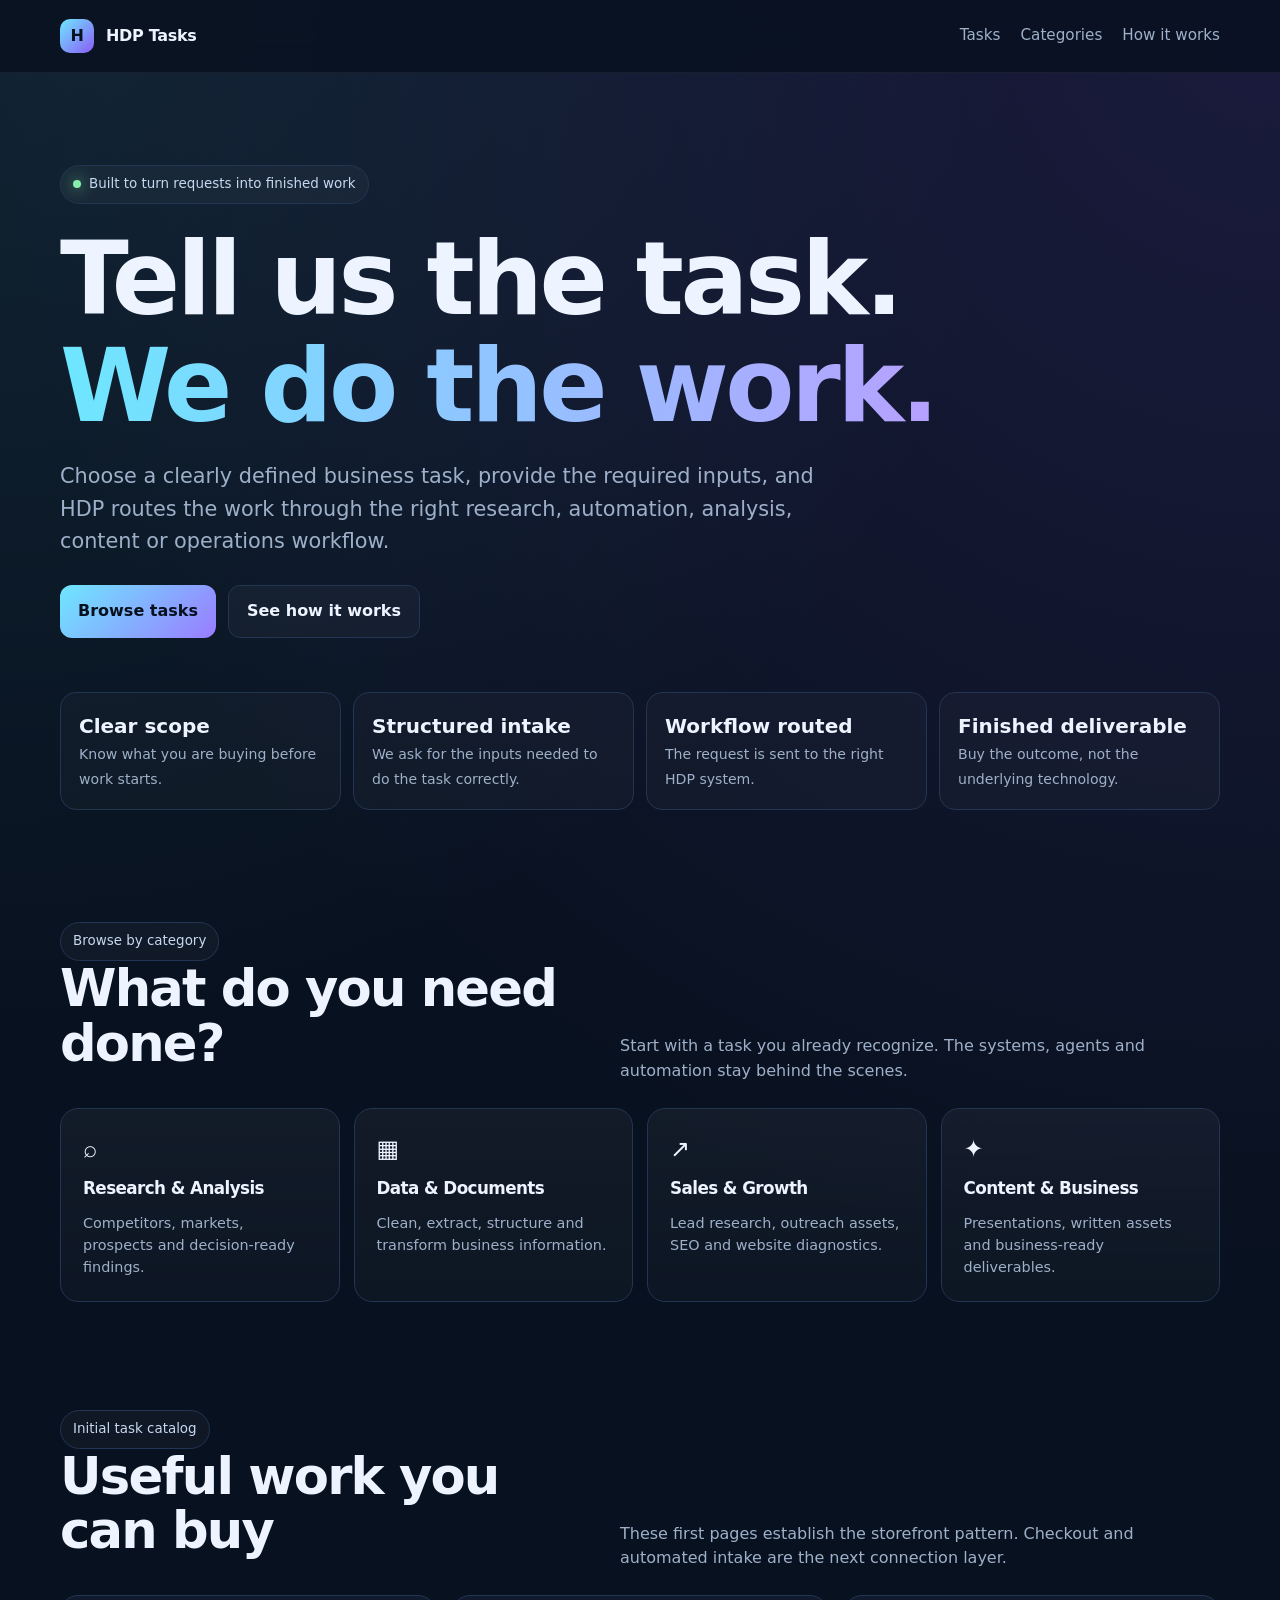
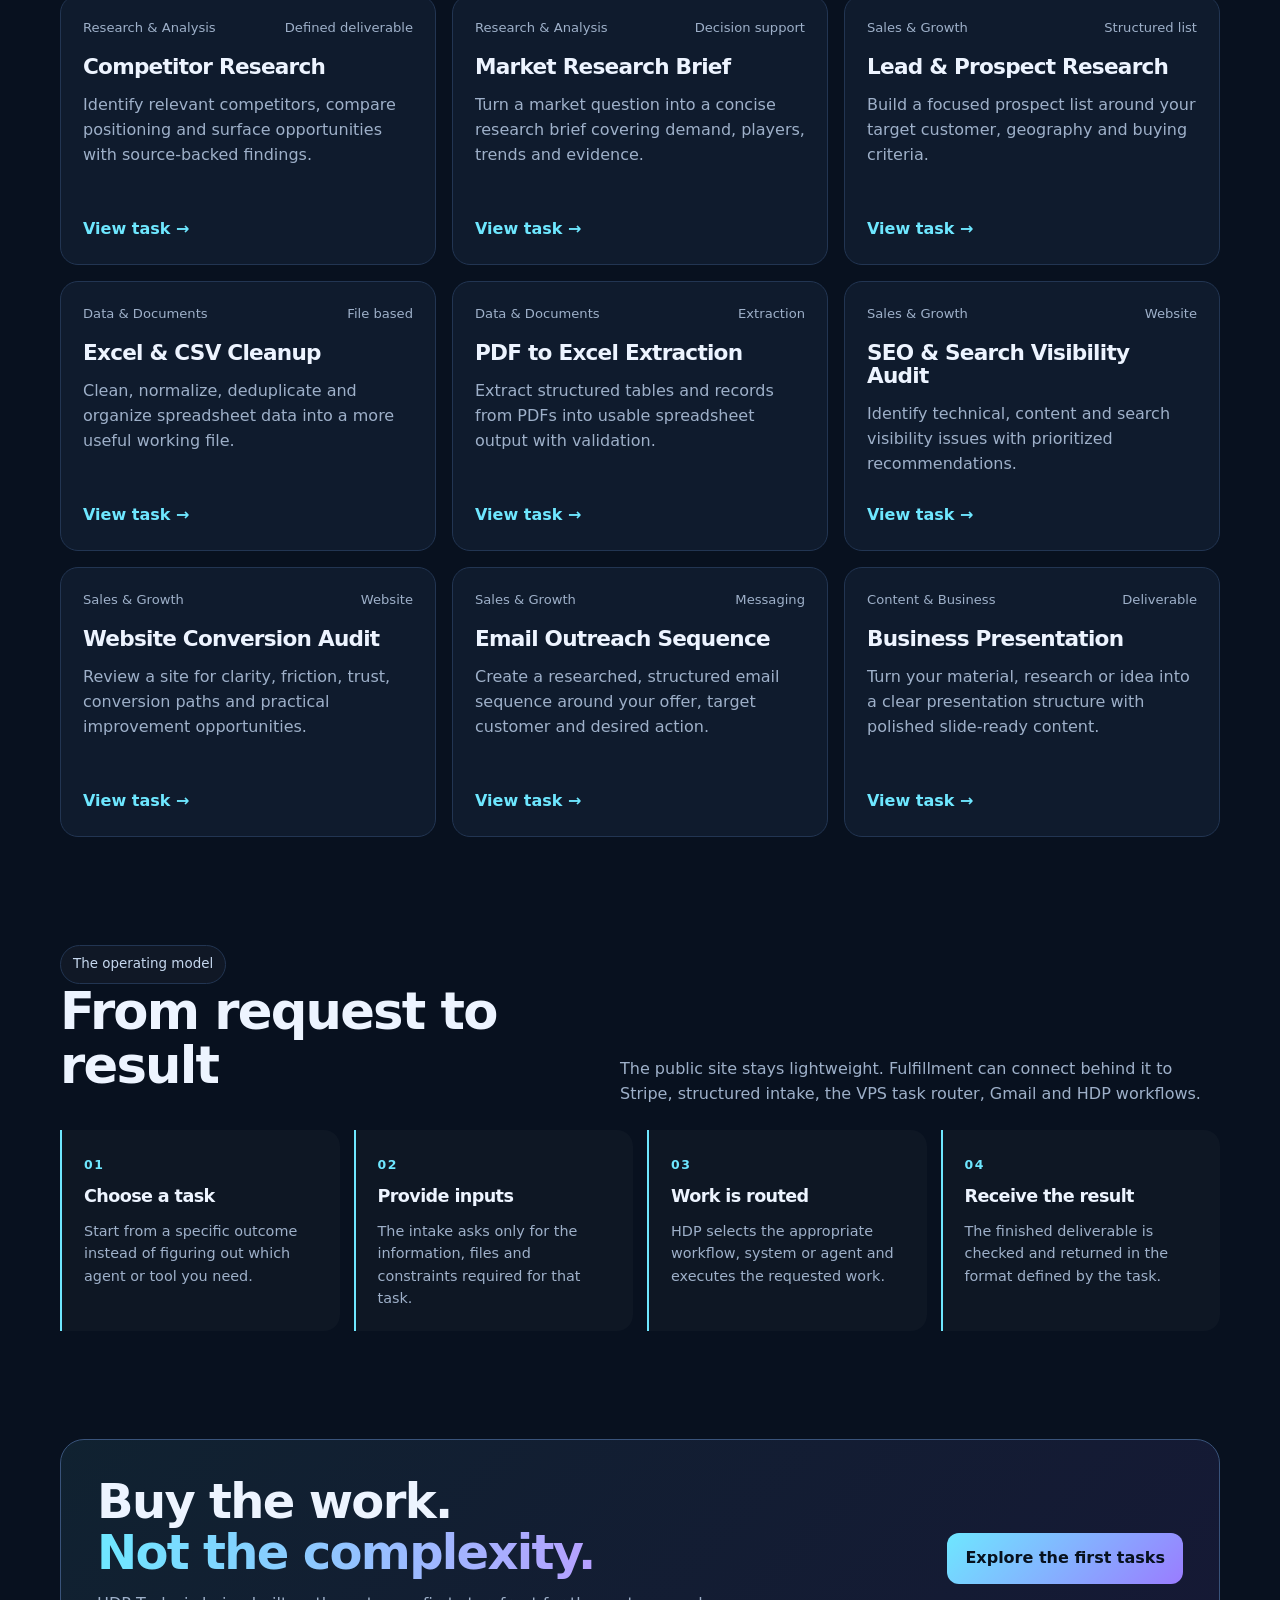
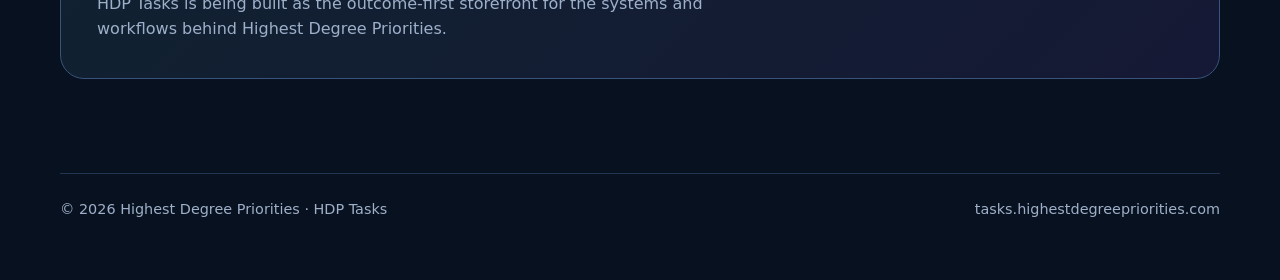
<file: index.html>
<!doctype html>
<html lang="en">
<head>
  <meta charset="utf-8">
  <meta name="viewport" content="width=device-width, initial-scale=1">
  <title>HDP Tasks — Useful Work, Delivered On Demand</title>
  <meta name="description" content="Buy clearly defined business tasks from HDP Tasks: research, data cleanup, SEO audits, lead research, presentations, outreach and more.">
  <link rel="canonical" href="https://tasks.highestdegreepriorities.com/">
  <link rel="stylesheet" href="/assets/styles.css">
  <meta property="og:title" content="HDP Tasks — Useful Work, Delivered On Demand">
  <meta property="og:description" content="Choose the work you need done. HDP routes it through the right workflow and delivers the finished result.">
  <meta property="og:type" content="website">
  <meta property="og:url" content="https://tasks.highestdegreepriorities.com/">
  <script type="application/ld+json">{"@context":"https://schema.org","@type":"Organization","name":"Highest Degree Priorities","url":"https://highestdegreepriorities.com"}</script>
</head>
<body>
<header class="site-header">
  <div class="wrap nav">
    <a class="brand" href="/"><span class="mark">H</span><span>HDP Tasks</span></a>
    <nav class="navlinks"><a href="#tasks">Tasks</a><a href="#categories">Categories</a><a href="#how">How it works</a></nav>
  </div>
</header>
<main>
  <section class="hero">
    <div class="wrap">
      <span class="eyebrow"><span class="dot"></span> Built to turn requests into finished work</span>
      <h1>Tell us the task.<br><span class="gradient">We do the work.</span></h1>
      <p class="lede">Choose a clearly defined business task, provide the required inputs, and HDP routes the work through the right research, automation, analysis, content or operations workflow.</p>
      <div class="actions"><a class="btn btn-primary" href="#tasks">Browse tasks</a><a class="btn btn-secondary" href="#how">See how it works</a></div>
      <div class="trust">
        <div><strong>Clear scope</strong><span>Know what you are buying before work starts.</span></div>
        <div><strong>Structured intake</strong><span>We ask for the inputs needed to do the task correctly.</span></div>
        <div><strong>Workflow routed</strong><span>The request is sent to the right HDP system.</span></div>
        <div><strong>Finished deliverable</strong><span>Buy the outcome, not the underlying technology.</span></div>
      </div>
    </div>
  </section>

  <section class="section" id="categories">
    <div class="wrap">
      <div class="section-head"><div><span class="eyebrow">Browse by category</span><h2>What do you need done?</h2></div><p>Start with a task you already recognize. The systems, agents and automation stay behind the scenes.</p></div>
      <div class="category-grid">
        <a class="category" href="#research"><div class="icon">⌕</div><h3>Research & Analysis</h3><p>Competitors, markets, prospects and decision-ready findings.</p></a>
        <a class="category" href="#data"><div class="icon">▦</div><h3>Data & Documents</h3><p>Clean, extract, structure and transform business information.</p></a>
        <a class="category" href="#growth"><div class="icon">↗</div><h3>Sales & Growth</h3><p>Lead research, outreach assets, SEO and website diagnostics.</p></a>
        <a class="category" href="#content"><div class="icon">✦</div><h3>Content & Business</h3><p>Presentations, written assets and business-ready deliverables.</p></a>
      </div>
    </div>
  </section>

  <section class="section" id="tasks">
    <div class="wrap">
      <div class="section-head"><div><span class="eyebrow">Initial task catalog</span><h2>Useful work you can buy</h2></div><p>These first pages establish the storefront pattern. Checkout and automated intake are the next connection layer.</p></div>
      <div class="tasks">
        <a class="task-card" id="research" href="/competitor-research/"><div class="meta"><span>Research & Analysis</span><span>Defined deliverable</span></div><h3>Competitor Research</h3><p>Identify relevant competitors, compare positioning and surface opportunities with source-backed findings.</p><span class="link">View task →</span></a>
        <a class="task-card" href="/market-research/"><div class="meta"><span>Research & Analysis</span><span>Decision support</span></div><h3>Market Research Brief</h3><p>Turn a market question into a concise research brief covering demand, players, trends and evidence.</p><span class="link">View task →</span></a>
        <a class="task-card" href="/lead-research/"><div class="meta"><span>Sales & Growth</span><span>Structured list</span></div><h3>Lead & Prospect Research</h3><p>Build a focused prospect list around your target customer, geography and buying criteria.</p><span class="link">View task →</span></a>
        <a class="task-card" id="data" href="/excel-cleanup/"><div class="meta"><span>Data & Documents</span><span>File based</span></div><h3>Excel & CSV Cleanup</h3><p>Clean, normalize, deduplicate and organize spreadsheet data into a more useful working file.</p><span class="link">View task →</span></a>
        <a class="task-card" href="/pdf-to-excel/"><div class="meta"><span>Data & Documents</span><span>Extraction</span></div><h3>PDF to Excel Extraction</h3><p>Extract structured tables and records from PDFs into usable spreadsheet output with validation.</p><span class="link">View task →</span></a>
        <a class="task-card" id="growth" href="/seo-audit/"><div class="meta"><span>Sales & Growth</span><span>Website</span></div><h3>SEO & Search Visibility Audit</h3><p>Identify technical, content and search visibility issues with prioritized recommendations.</p><span class="link">View task →</span></a>
        <a class="task-card" href="/website-audit/"><div class="meta"><span>Sales & Growth</span><span>Website</span></div><h3>Website Conversion Audit</h3><p>Review a site for clarity, friction, trust, conversion paths and practical improvement opportunities.</p><span class="link">View task →</span></a>
        <a class="task-card" href="/email-sequence/"><div class="meta"><span>Sales & Growth</span><span>Messaging</span></div><h3>Email Outreach Sequence</h3><p>Create a researched, structured email sequence around your offer, target customer and desired action.</p><span class="link">View task →</span></a>
        <a class="task-card" id="content" href="/presentation-creation/"><div class="meta"><span>Content & Business</span><span>Deliverable</span></div><h3>Business Presentation</h3><p>Turn your material, research or idea into a clear presentation structure with polished slide-ready content.</p><span class="link">View task →</span></a>
      </div>
    </div>
  </section>

  <section class="section" id="how">
    <div class="wrap">
      <div class="section-head"><div><span class="eyebrow">The operating model</span><h2>From request to result</h2></div><p>The public site stays lightweight. Fulfillment can connect behind it to Stripe, structured intake, the VPS task router, Gmail and HDP workflows.</p></div>
      <div class="how">
        <div class="step"><b>01</b><h3>Choose a task</h3><p>Start from a specific outcome instead of figuring out which agent or tool you need.</p></div>
        <div class="step"><b>02</b><h3>Provide inputs</h3><p>The intake asks only for the information, files and constraints required for that task.</p></div>
        <div class="step"><b>03</b><h3>Work is routed</h3><p>HDP selects the appropriate workflow, system or agent and executes the requested work.</p></div>
        <div class="step"><b>04</b><h3>Receive the result</h3><p>The finished deliverable is checked and returned in the format defined by the task.</p></div>
      </div>
    </div>
  </section>

  <section class="section">
    <div class="wrap"><div class="callout"><div><h2>Buy the work.<br><span class="gradient">Not the complexity.</span></h2><p>HDP Tasks is being built as the outcome-first storefront for the systems and workflows behind Highest Degree Priorities.</p></div><a class="btn btn-primary" href="#tasks">Explore the first tasks</a></div></div>
  </section>
</main>
<footer class="footer"><div class="wrap footer-row"><span>© 2026 Highest Degree Priorities · HDP Tasks</span><span>tasks.highestdegreepriorities.com</span></div></footer>
</body>
</html>
</file>
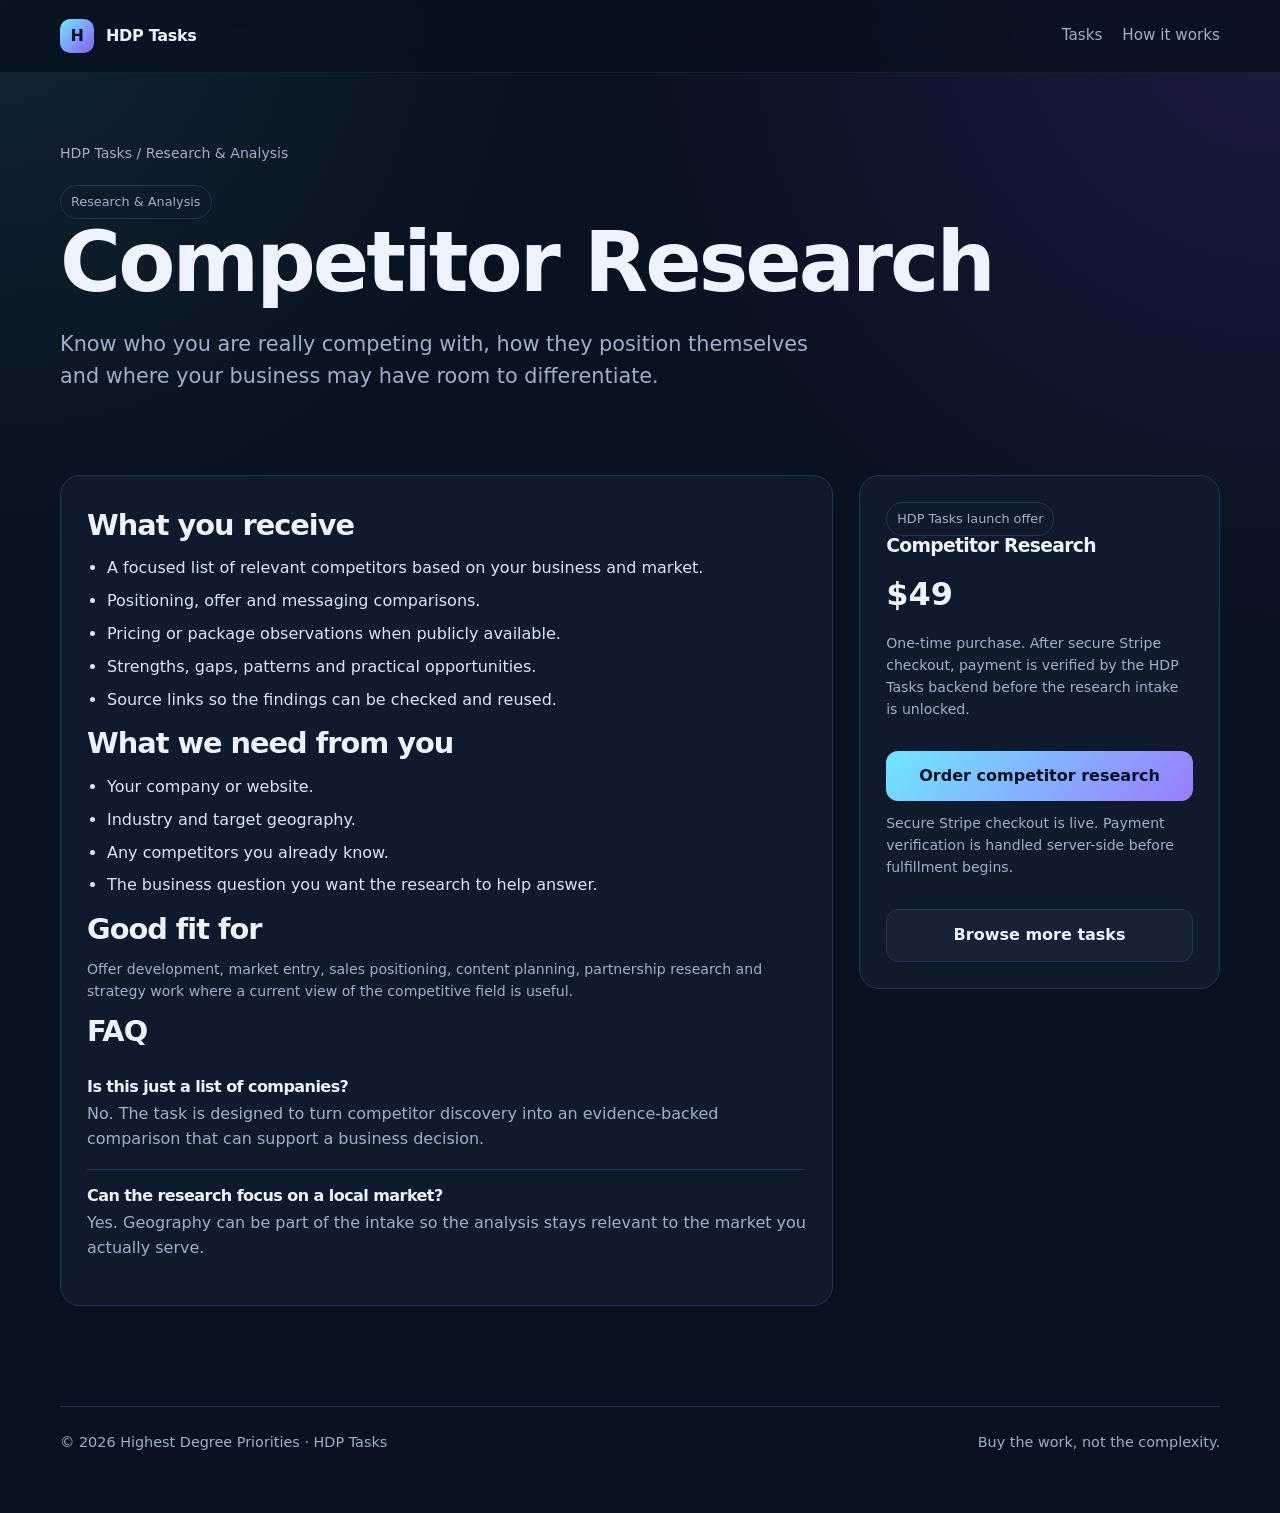
<file: competitor-research/index.html>
<!doctype html><html lang="en"><head><meta charset="utf-8"><meta name="viewport" content="width=device-width,initial-scale=1"><title>Competitor Research | HDP Tasks</title><meta name="description" content="Get source-backed competitor research covering relevant companies, positioning, offers, pricing observations and practical opportunities."><link rel="canonical" href="https://tasks.highestdegreepriorities.com/competitor-research/"><link rel="stylesheet" href="/assets/styles.css"></head><body><header class="site-header"><div class="wrap nav"><a class="brand" href="/"><span class="mark">H</span><span>HDP Tasks</span></a><nav class="navlinks"><a href="/#tasks">Tasks</a><a href="/#how">How it works</a></nav></div></header><main><section class="task-hero"><div class="wrap"><div class="breadcrumbs"><a href="/">HDP Tasks</a> / Research & Analysis</div><span class="pill">Research & Analysis</span><h1>Competitor Research</h1><p class="lede">Know who you are really competing with, how they position themselves and where your business may have room to differentiate.</p></div></section><div class="wrap task-layout"><article class="content-card"><h2>What you receive</h2><ul><li>A focused list of relevant competitors based on your business and market.</li><li>Positioning, offer and messaging comparisons.</li><li>Pricing or package observations when publicly available.</li><li>Strengths, gaps, patterns and practical opportunities.</li><li>Source links so the findings can be checked and reused.</li></ul><h2>What we need from you</h2><ul><li>Your company or website.</li><li>Industry and target geography.</li><li>Any competitors you already know.</li><li>The business question you want the research to help answer.</li></ul><h2>Good fit for</h2><p class="small">Offer development, market entry, sales positioning, content planning, partnership research and strategy work where a current view of the competitive field is useful.</p><h2>FAQ</h2><div class="faq"><h3>Is this just a list of companies?</h3><p>No. The task is designed to turn competitor discovery into an evidence-backed comparison that can support a business decision.</p></div><div class="faq"><h3>Can the research focus on a local market?</h3><p>Yes. Geography can be part of the intake so the analysis stays relevant to the market you actually serve.</p></div></article><aside class="order-card"><span class="pill">HDP Tasks launch offer</span><h3>Competitor Research</h3><p style="font-size:2rem;font-weight:800;margin:.35rem 0">$49</p><p class="small">One-time purchase. After secure Stripe checkout, payment is verified by the HDP Tasks backend before the research intake is unlocked.</p><a class="btn btn-primary" href="#" data-task-checkout="competitor-research">Order competitor research</a><p class="small" data-checkout-status style="margin-top:12px">Secure Stripe checkout is live. Payment verification is handled server-side before fulfillment begins.</p><a class="btn btn-secondary" href="/#tasks">Browse more tasks</a></aside></div></main><footer class="footer"><div class="wrap footer-row"><span>© 2026 Highest Degree Priorities · HDP Tasks</span><span>Buy the work, not the complexity.</span></div></footer><script src="/assets/checkout.js"></script></body></html>
</file>
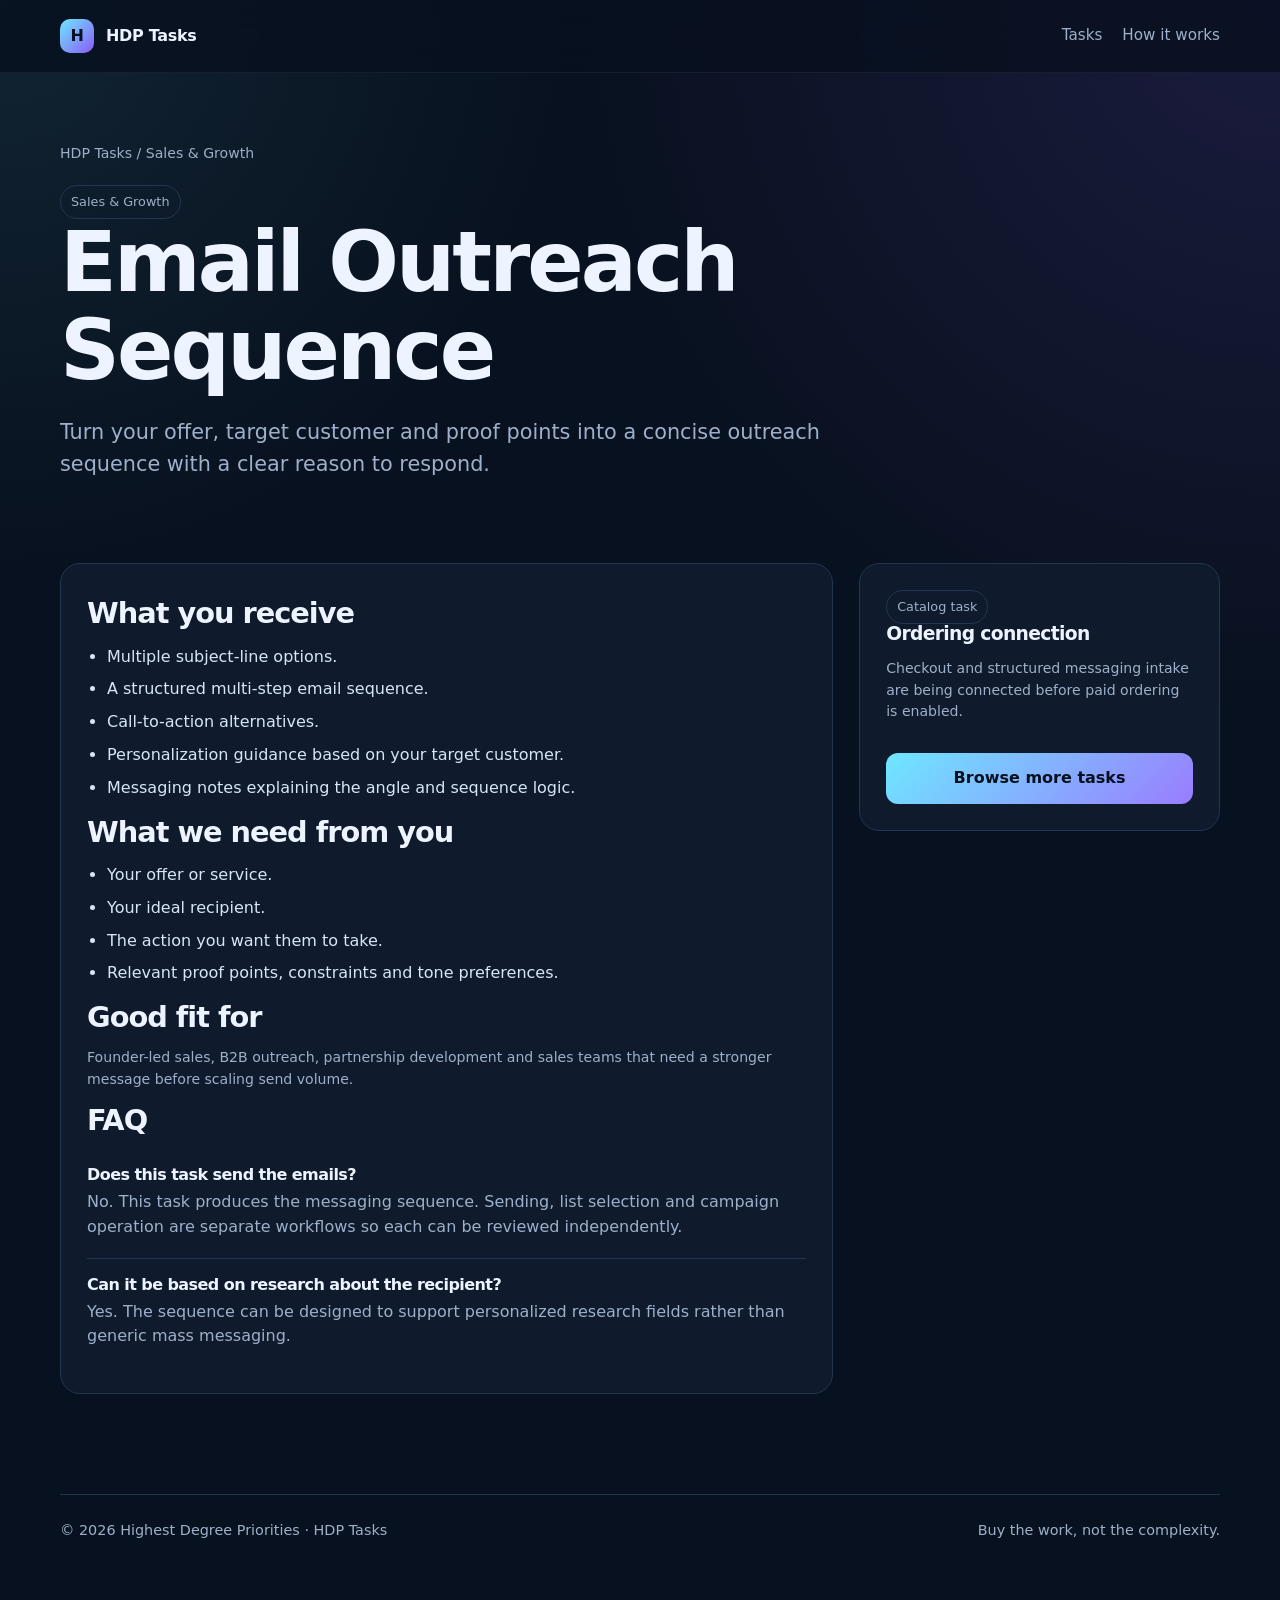
<file: email-sequence/index.html>
<!doctype html><html lang="en"><head><meta charset="utf-8"><meta name="viewport" content="width=device-width,initial-scale=1"><title>Email Outreach Sequence | HDP Tasks</title><meta name="description" content="Get a researched multi-step email outreach sequence built around your offer, target customer and desired action."><link rel="canonical" href="https://tasks.highestdegreepriorities.com/email-sequence/"><link rel="stylesheet" href="/assets/styles.css"></head><body><header class="site-header"><div class="wrap nav"><a class="brand" href="/"><span class="mark">H</span><span>HDP Tasks</span></a><nav class="navlinks"><a href="/#tasks">Tasks</a><a href="/#how">How it works</a></nav></div></header><main><section class="task-hero"><div class="wrap"><div class="breadcrumbs"><a href="/">HDP Tasks</a> / Sales & Growth</div><span class="pill">Sales & Growth</span><h1>Email Outreach Sequence</h1><p class="lede">Turn your offer, target customer and proof points into a concise outreach sequence with a clear reason to respond.</p></div></section><div class="wrap task-layout"><article class="content-card"><h2>What you receive</h2><ul><li>Multiple subject-line options.</li><li>A structured multi-step email sequence.</li><li>Call-to-action alternatives.</li><li>Personalization guidance based on your target customer.</li><li>Messaging notes explaining the angle and sequence logic.</li></ul><h2>What we need from you</h2><ul><li>Your offer or service.</li><li>Your ideal recipient.</li><li>The action you want them to take.</li><li>Relevant proof points, constraints and tone preferences.</li></ul><h2>Good fit for</h2><p class="small">Founder-led sales, B2B outreach, partnership development and sales teams that need a stronger message before scaling send volume.</p><h2>FAQ</h2><div class="faq"><h3>Does this task send the emails?</h3><p>No. This task produces the messaging sequence. Sending, list selection and campaign operation are separate workflows so each can be reviewed independently.</p></div><div class="faq"><h3>Can it be based on research about the recipient?</h3><p>Yes. The sequence can be designed to support personalized research fields rather than generic mass messaging.</p></div></article><aside class="order-card"><span class="pill">Catalog task</span><h3>Ordering connection</h3><p class="small">Checkout and structured messaging intake are being connected before paid ordering is enabled.</p><a class="btn btn-primary" href="/#tasks">Browse more tasks</a></aside></div></main><footer class="footer"><div class="wrap footer-row"><span>© 2026 Highest Degree Priorities · HDP Tasks</span><span>Buy the work, not the complexity.</span></div></footer></body></html>
</file>
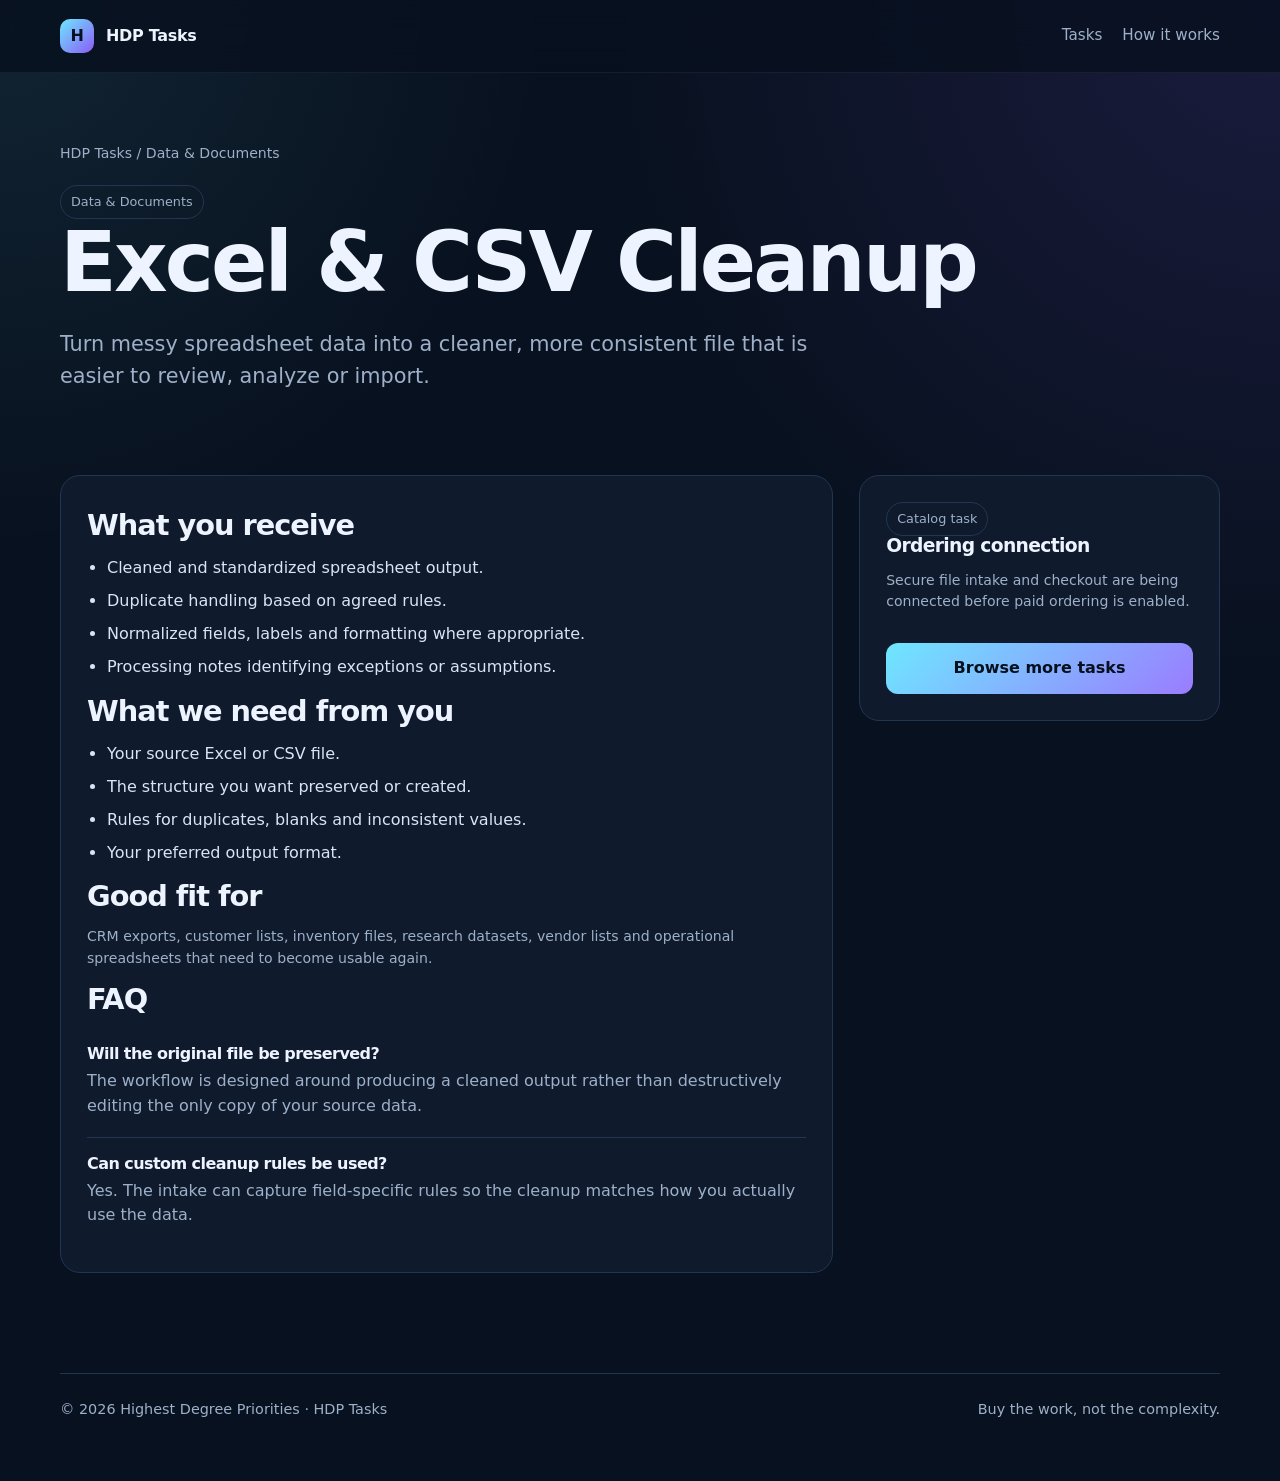
<file: excel-cleanup/index.html>
<!doctype html><html lang="en"><head><meta charset="utf-8"><meta name="viewport" content="width=device-width,initial-scale=1"><title>Excel & CSV Cleanup | HDP Tasks</title><meta name="description" content="Clean, normalize, deduplicate and organize Excel or CSV data into a more useful working file."><link rel="canonical" href="https://tasks.highestdegreepriorities.com/excel-cleanup/"><link rel="stylesheet" href="/assets/styles.css"></head><body><header class="site-header"><div class="wrap nav"><a class="brand" href="/"><span class="mark">H</span><span>HDP Tasks</span></a><nav class="navlinks"><a href="/#tasks">Tasks</a><a href="/#how">How it works</a></nav></div></header><main><section class="task-hero"><div class="wrap"><div class="breadcrumbs"><a href="/">HDP Tasks</a> / Data & Documents</div><span class="pill">Data & Documents</span><h1>Excel & CSV Cleanup</h1><p class="lede">Turn messy spreadsheet data into a cleaner, more consistent file that is easier to review, analyze or import.</p></div></section><div class="wrap task-layout"><article class="content-card"><h2>What you receive</h2><ul><li>Cleaned and standardized spreadsheet output.</li><li>Duplicate handling based on agreed rules.</li><li>Normalized fields, labels and formatting where appropriate.</li><li>Processing notes identifying exceptions or assumptions.</li></ul><h2>What we need from you</h2><ul><li>Your source Excel or CSV file.</li><li>The structure you want preserved or created.</li><li>Rules for duplicates, blanks and inconsistent values.</li><li>Your preferred output format.</li></ul><h2>Good fit for</h2><p class="small">CRM exports, customer lists, inventory files, research datasets, vendor lists and operational spreadsheets that need to become usable again.</p><h2>FAQ</h2><div class="faq"><h3>Will the original file be preserved?</h3><p>The workflow is designed around producing a cleaned output rather than destructively editing the only copy of your source data.</p></div><div class="faq"><h3>Can custom cleanup rules be used?</h3><p>Yes. The intake can capture field-specific rules so the cleanup matches how you actually use the data.</p></div></article><aside class="order-card"><span class="pill">Catalog task</span><h3>Ordering connection</h3><p class="small">Secure file intake and checkout are being connected before paid ordering is enabled.</p><a class="btn btn-primary" href="/#tasks">Browse more tasks</a></aside></div></main><footer class="footer"><div class="wrap footer-row"><span>© 2026 Highest Degree Priorities · HDP Tasks</span><span>Buy the work, not the complexity.</span></div></footer></body></html>
</file>
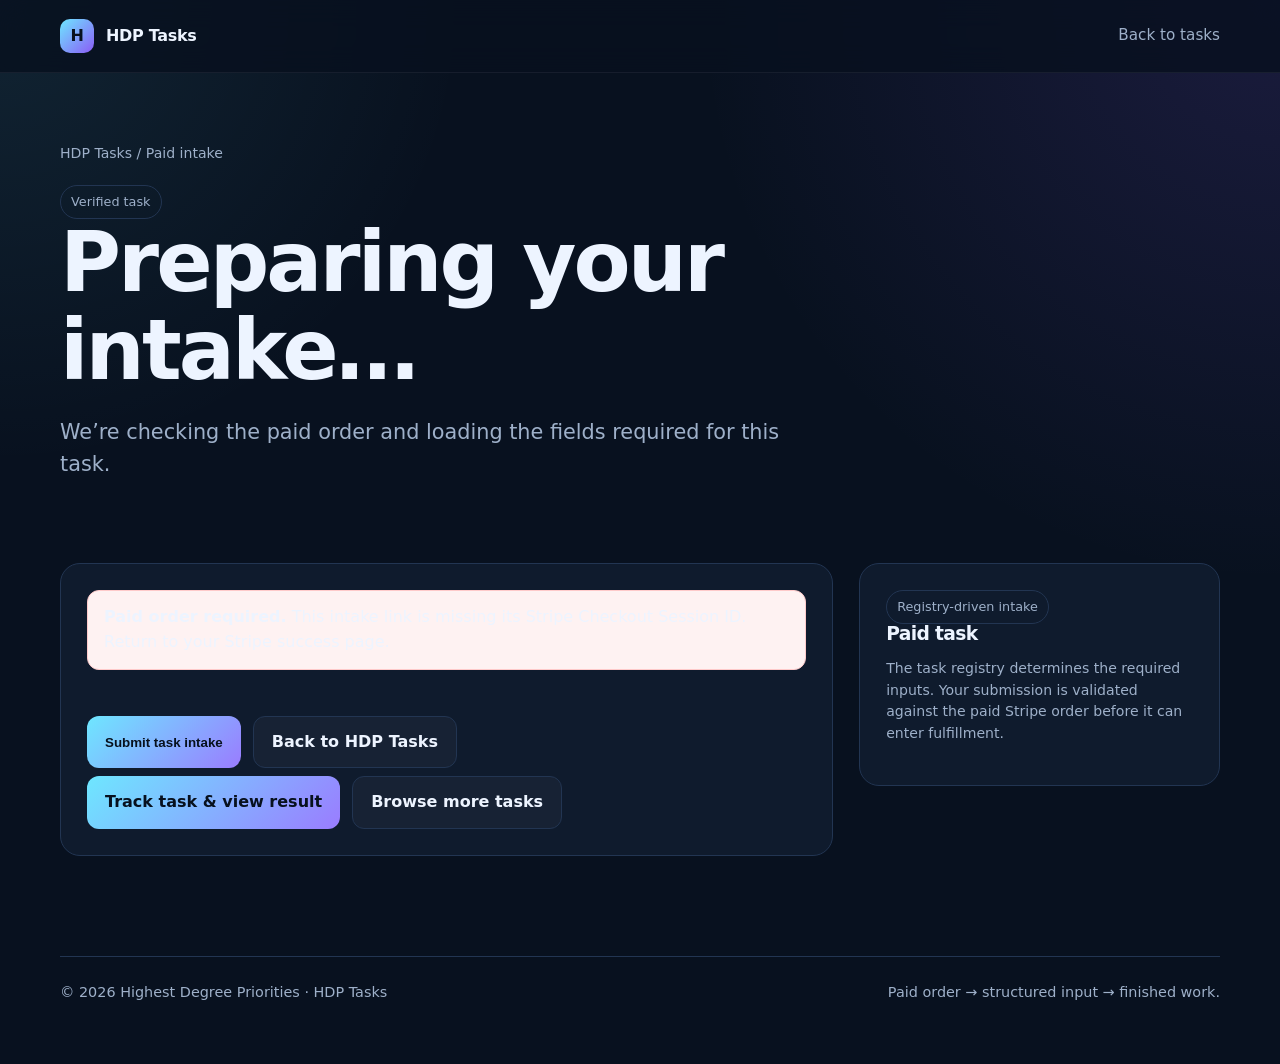
<file: intake/index.html>
<!doctype html><html lang="en"><head><meta charset="utf-8"><meta name="viewport" content="width=device-width,initial-scale=1"><meta name="referrer" content="no-referrer"><title>Task Intake | HDP Tasks</title><meta name="robots" content="noindex"><link rel="stylesheet" href="/assets/styles.css"><style>.form-grid{display:grid;gap:18px}.field{display:grid;gap:7px}.field label{font-weight:700}.field input,.field textarea{width:100%;padding:13px 14px;border:1px solid #d8dee8;border-radius:12px;font:inherit;background:#fff}.field textarea{min-height:120px;resize:vertical}.notice{padding:14px 16px;border:1px solid #cbd5e1;border-radius:12px;background:#f8fafc;margin-bottom:20px}.notice.good{border-color:#86efac;background:#f0fdf4}.notice.bad{border-color:#fecaca;background:#fef2f2}.required{color:#7c3aed}.form-actions{display:flex;gap:12px;flex-wrap:wrap;margin-top:8px}button[disabled]{opacity:.65;cursor:not-allowed}</style></head><body><header class="site-header"><div class="wrap nav"><a class="brand" href="/"><span class="mark">H</span><span>HDP Tasks</span></a><nav class="navlinks"><a id="back-task" href="/#tasks">Back to tasks</a></nav></div></header><main><section class="task-hero"><div class="wrap"><div class="breadcrumbs"><a href="/">HDP Tasks</a> / Paid intake</div><span class="pill" id="task-pill">Verified task</span><h1 id="task-title">Preparing your intake…</h1><p class="lede" id="task-lede">We’re checking the paid order and loading the fields required for this task.</p></div></section><div class="wrap task-layout"><article class="content-card"><div class="notice" id="notice"><strong>Checking paid order…</strong> This form unlocks only for a Stripe payment accepted by the HDP Tasks backend.</div><form id="task-intake" class="form-grid" hidden><div id="dynamic-fields" class="form-grid"></div><div class="form-actions"><button class="btn btn-primary" id="submit-button" type="submit">Submit task intake</button><a class="btn btn-secondary" href="/">Back to HDP Tasks</a></div></form><div id="result-actions" class="form-actions" hidden><a class="btn btn-primary" id="track-result" href="#">Track task &amp; view result</a><a class="btn btn-secondary" href="/">Browse more tasks</a></div></article><aside class="order-card"><span class="pill">Registry-driven intake</span><h3 id="side-title">Paid task</h3><p class="small" id="side-copy">The task registry determines the required inputs. Your submission is validated against the paid Stripe order before it can enter fulfillment.</p></aside></div></main><footer class="footer"><div class="wrap footer-row"><span>© 2026 Highest Degree Priorities · HDP Tasks</span><span>Paid order → structured input → finished work.</span></div></footer><script>
const API='https://hdppay.highestdegreepriorities.com/tasks-api';
const q=new URLSearchParams(location.search);const sid=q.get('session_id');let intakeToken=q.get('token')||'';let verifiedTask=null;
const notice=document.getElementById('notice'),form=document.getElementById('task-intake'),fields=document.getElementById('dynamic-fields'),button=document.getElementById('submit-button'),title=document.getElementById('task-title'),pill=document.getElementById('task-pill'),lede=document.getElementById('task-lede'),sideTitle=document.getElementById('side-title'),backTask=document.getElementById('back-task'),resultActions=document.getElementById('result-actions'),trackResult=document.getElementById('track-result');
const storageKey=()=>sid?'hdptasks-result:'+sid:'';
function savedResultToken(){try{return sid?localStorage.getItem(storageKey())||'':'';}catch{return '';}}
function saveResultToken(token){try{if(sid&&token)localStorage.setItem(storageKey(),token);}catch{}}
function bad(head,body){notice.className='notice bad';notice.replaceChildren();const strong=document.createElement('strong');strong.textContent=head;notice.append(strong,document.createTextNode(' '+body));form.hidden=true;}
function good(head,body){notice.className='notice good';notice.replaceChildren();const strong=document.createElement('strong');strong.textContent=head;notice.append(strong,document.createTextNode(' '+body));}
function makeField(f){const wrap=document.createElement('div');wrap.className='field';const label=document.createElement('label');label.htmlFor='field-'+f.name;label.textContent=f.label||f.name;if(f.required){const req=document.createElement('span');req.className='required';req.textContent=' *';label.appendChild(req);}let el;if(f.type==='textarea'){el=document.createElement('textarea');}else{el=document.createElement('input');el.type=f.type==='url'?'url':'text';}el.id='field-'+f.name;el.name=f.name;el.dataset.taskField='1';el.required=!!f.required;if(f.max_length)el.maxLength=Number(f.max_length);if(f.min_length)el.minLength=Number(f.min_length);wrap.append(label,el);return wrap;}
function showResultLink(token){if(!token)return;saveResultToken(token);trackResult.href='/order/?session_id='+encodeURIComponent(sid)+'#token='+encodeURIComponent(token);resultActions.hidden=false;}
async function boot(){if(!sid){bad('Paid order required.','This intake link is missing its Stripe Checkout Session ID. Return to your Stripe success page.');return;}try{const statusRes=await fetch(API+'/order-status?session_id='+encodeURIComponent(sid),{cache:'no-store'});if(!statusRes.ok)throw new Error('status '+statusRes.status);const status=await statusRes.json();if(!status.paid){bad('Payment not confirmed.','HDP Tasks has not received a signed Stripe payment confirmation for this order.');return;}if(status.state!=='PENDING'){const saved=savedResultToken();good('Intake already received.',saved?'This paid task is already in the fulfillment pipeline. Your private result link is available below on this device.':'This paid task is already in the fulfillment pipeline. Use the private result link provided after you submitted the intake to track it.');title.textContent='Your task is moving forward.';lede.textContent='No second intake is required for this order.';if(saved)showResultLink(saved);return;}if(!intakeToken)intakeToken=status.intake_token||'';if(!intakeToken)throw new Error('missing intake token');const catRes=await fetch(API+'/catalog',{cache:'no-store'});if(!catRes.ok)throw new Error('catalog '+catRes.status);const catalog=await catRes.json();verifiedTask=(catalog.tasks||[]).find(t=>t.slug===status.task_slug);if(!verifiedTask)throw new Error('task missing from registry');const schema=verifiedTask.intake_fields||[];if(!schema.length){bad('Intake unavailable.','This task does not yet have an active intake schema.');return;}for(const f of schema){if(!['text','textarea','url'].includes(f.type)){bad('Intake unavailable.','This task requires an input type that is not yet supported by this form.');return;}}pill.textContent=verifiedTask.name;title.textContent='Tell us what we need to complete '+verifiedTask.name+'.';lede.textContent='These fields come directly from the verified task contract attached to your paid order.';sideTitle.textContent=verifiedTask.name;backTask.href='/'+encodeURIComponent(verifiedTask.slug)+'/';fields.replaceChildren(...schema.map(makeField));good('Payment verified.','Complete the fields below to place this task into fulfillment.');form.hidden=false;if(q.has('token'))history.replaceState({},'',location.pathname+'?session_id='+encodeURIComponent(sid));}catch(e){console.error(e);bad('Order verification failed.','The paid-order service is temporarily unavailable or this link is invalid. Return to your payment confirmation page and try again.');}}
form.addEventListener('submit',async(e)=>{e.preventDefault();if(!verifiedTask||!intakeToken)return;button.disabled=true;button.textContent='Submitting…';const inputs={};for(const el of form.querySelectorAll('[data-task-field]'))inputs[el.name]=el.value;try{const r=await fetch(API+'/intake',{method:'POST',headers:{'Content-Type':'application/json'},body:JSON.stringify({session_id:sid,intake_token:intakeToken,inputs})});const d=await r.json().catch(()=>({}));if(!r.ok||!d.accepted||!d.result_token)throw new Error('submit '+r.status);form.hidden=true;good('Intake received.','Your paid '+(verifiedTask.name||'task')+' is now in the fulfillment pipeline. This browser has saved the private result link below so you can track progress and retrieve the finished work.');title.textContent='Your task is in the fulfillment queue.';lede.textContent='HDP Tasks has the paid order and the structured information needed to continue.';showResultLink(d.result_token);}catch(err){console.error(err);button.disabled=false;button.textContent='Submit task intake';bad('Submission was not accepted.','Nothing new was queued. Review the fields and try again.');form.hidden=false;}});
boot();
</script></body></html>
</file>
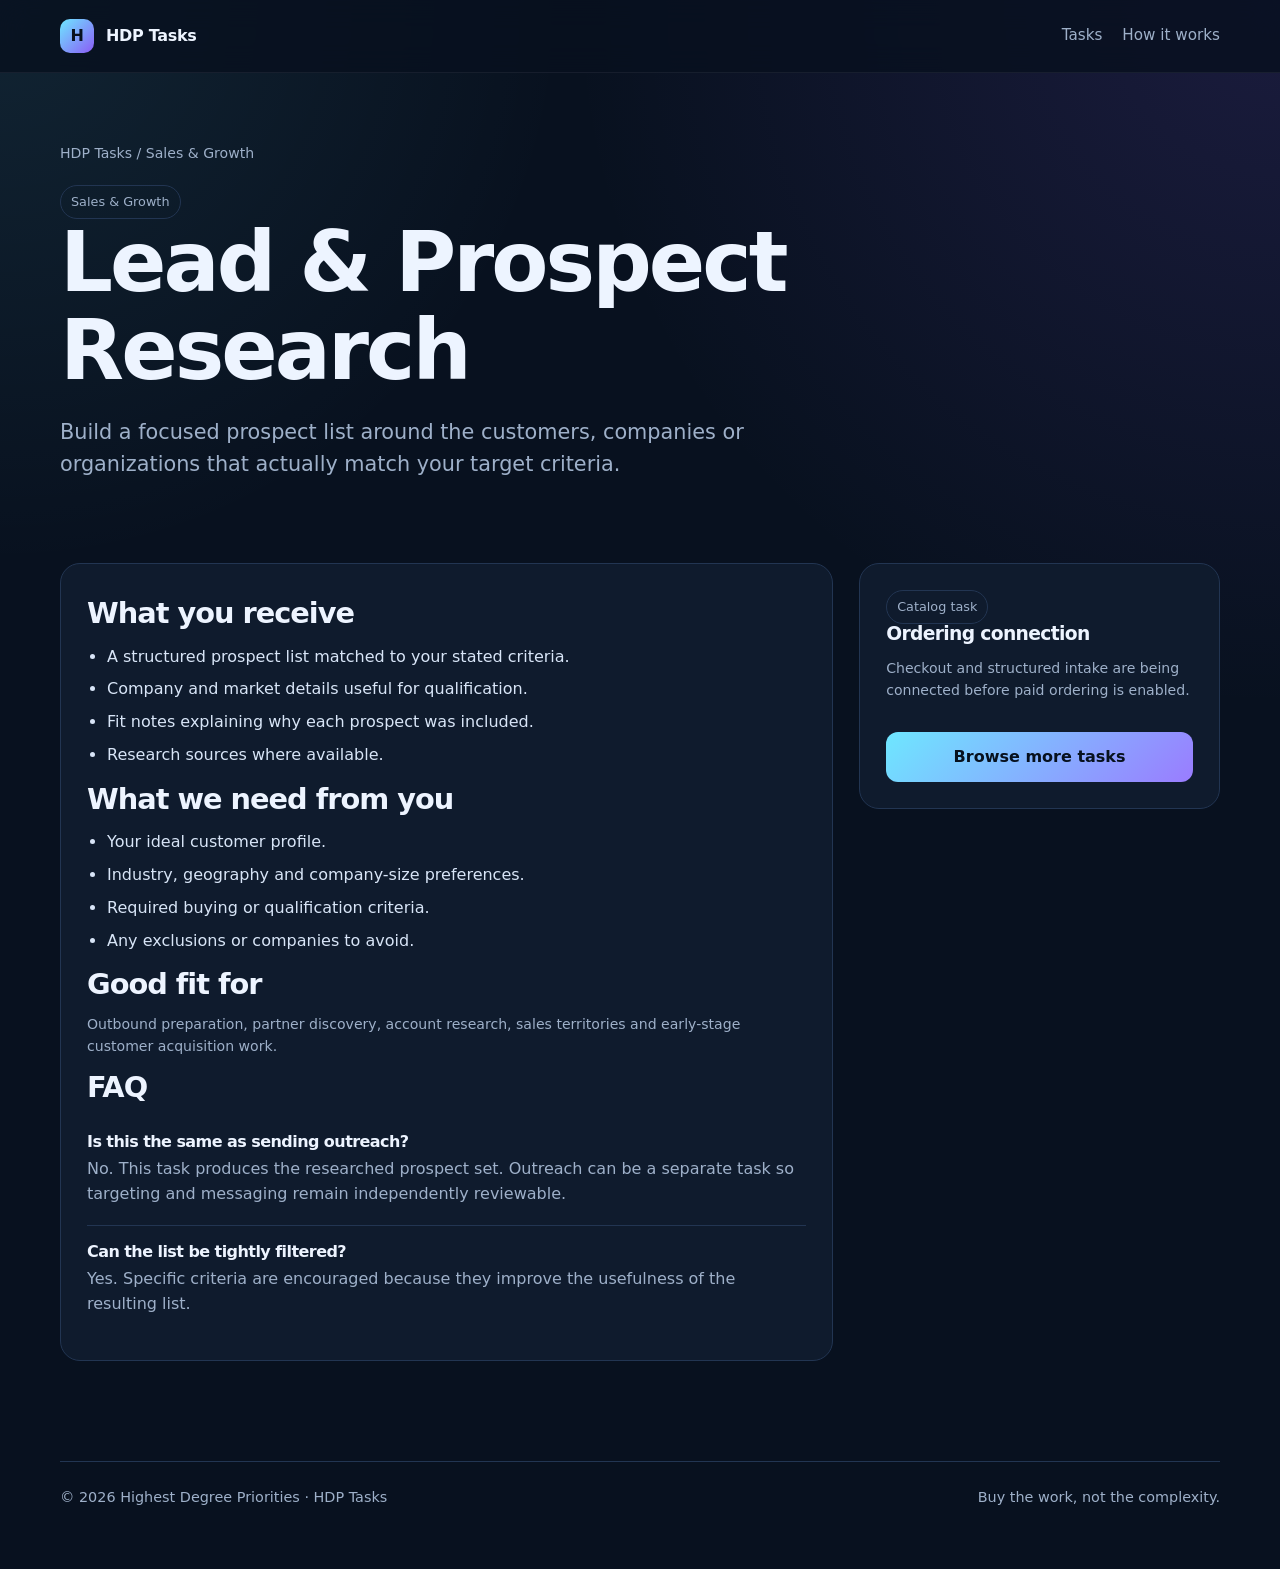
<file: lead-research/index.html>
<!doctype html><html lang="en"><head><meta charset="utf-8"><meta name="viewport" content="width=device-width,initial-scale=1"><title>Lead & Prospect Research | HDP Tasks</title><meta name="description" content="Get a structured prospect list built around your ideal customer, market, geography and buying criteria."><link rel="canonical" href="https://tasks.highestdegreepriorities.com/lead-research/"><link rel="stylesheet" href="/assets/styles.css"></head><body><header class="site-header"><div class="wrap nav"><a class="brand" href="/"><span class="mark">H</span><span>HDP Tasks</span></a><nav class="navlinks"><a href="/#tasks">Tasks</a><a href="/#how">How it works</a></nav></div></header><main><section class="task-hero"><div class="wrap"><div class="breadcrumbs"><a href="/">HDP Tasks</a> / Sales & Growth</div><span class="pill">Sales & Growth</span><h1>Lead & Prospect Research</h1><p class="lede">Build a focused prospect list around the customers, companies or organizations that actually match your target criteria.</p></div></section><div class="wrap task-layout"><article class="content-card"><h2>What you receive</h2><ul><li>A structured prospect list matched to your stated criteria.</li><li>Company and market details useful for qualification.</li><li>Fit notes explaining why each prospect was included.</li><li>Research sources where available.</li></ul><h2>What we need from you</h2><ul><li>Your ideal customer profile.</li><li>Industry, geography and company-size preferences.</li><li>Required buying or qualification criteria.</li><li>Any exclusions or companies to avoid.</li></ul><h2>Good fit for</h2><p class="small">Outbound preparation, partner discovery, account research, sales territories and early-stage customer acquisition work.</p><h2>FAQ</h2><div class="faq"><h3>Is this the same as sending outreach?</h3><p>No. This task produces the researched prospect set. Outreach can be a separate task so targeting and messaging remain independently reviewable.</p></div><div class="faq"><h3>Can the list be tightly filtered?</h3><p>Yes. Specific criteria are encouraged because they improve the usefulness of the resulting list.</p></div></article><aside class="order-card"><span class="pill">Catalog task</span><h3>Ordering connection</h3><p class="small">Checkout and structured intake are being connected before paid ordering is enabled.</p><a class="btn btn-primary" href="/#tasks">Browse more tasks</a></aside></div></main><footer class="footer"><div class="wrap footer-row"><span>© 2026 Highest Degree Priorities · HDP Tasks</span><span>Buy the work, not the complexity.</span></div></footer></body></html>
</file>
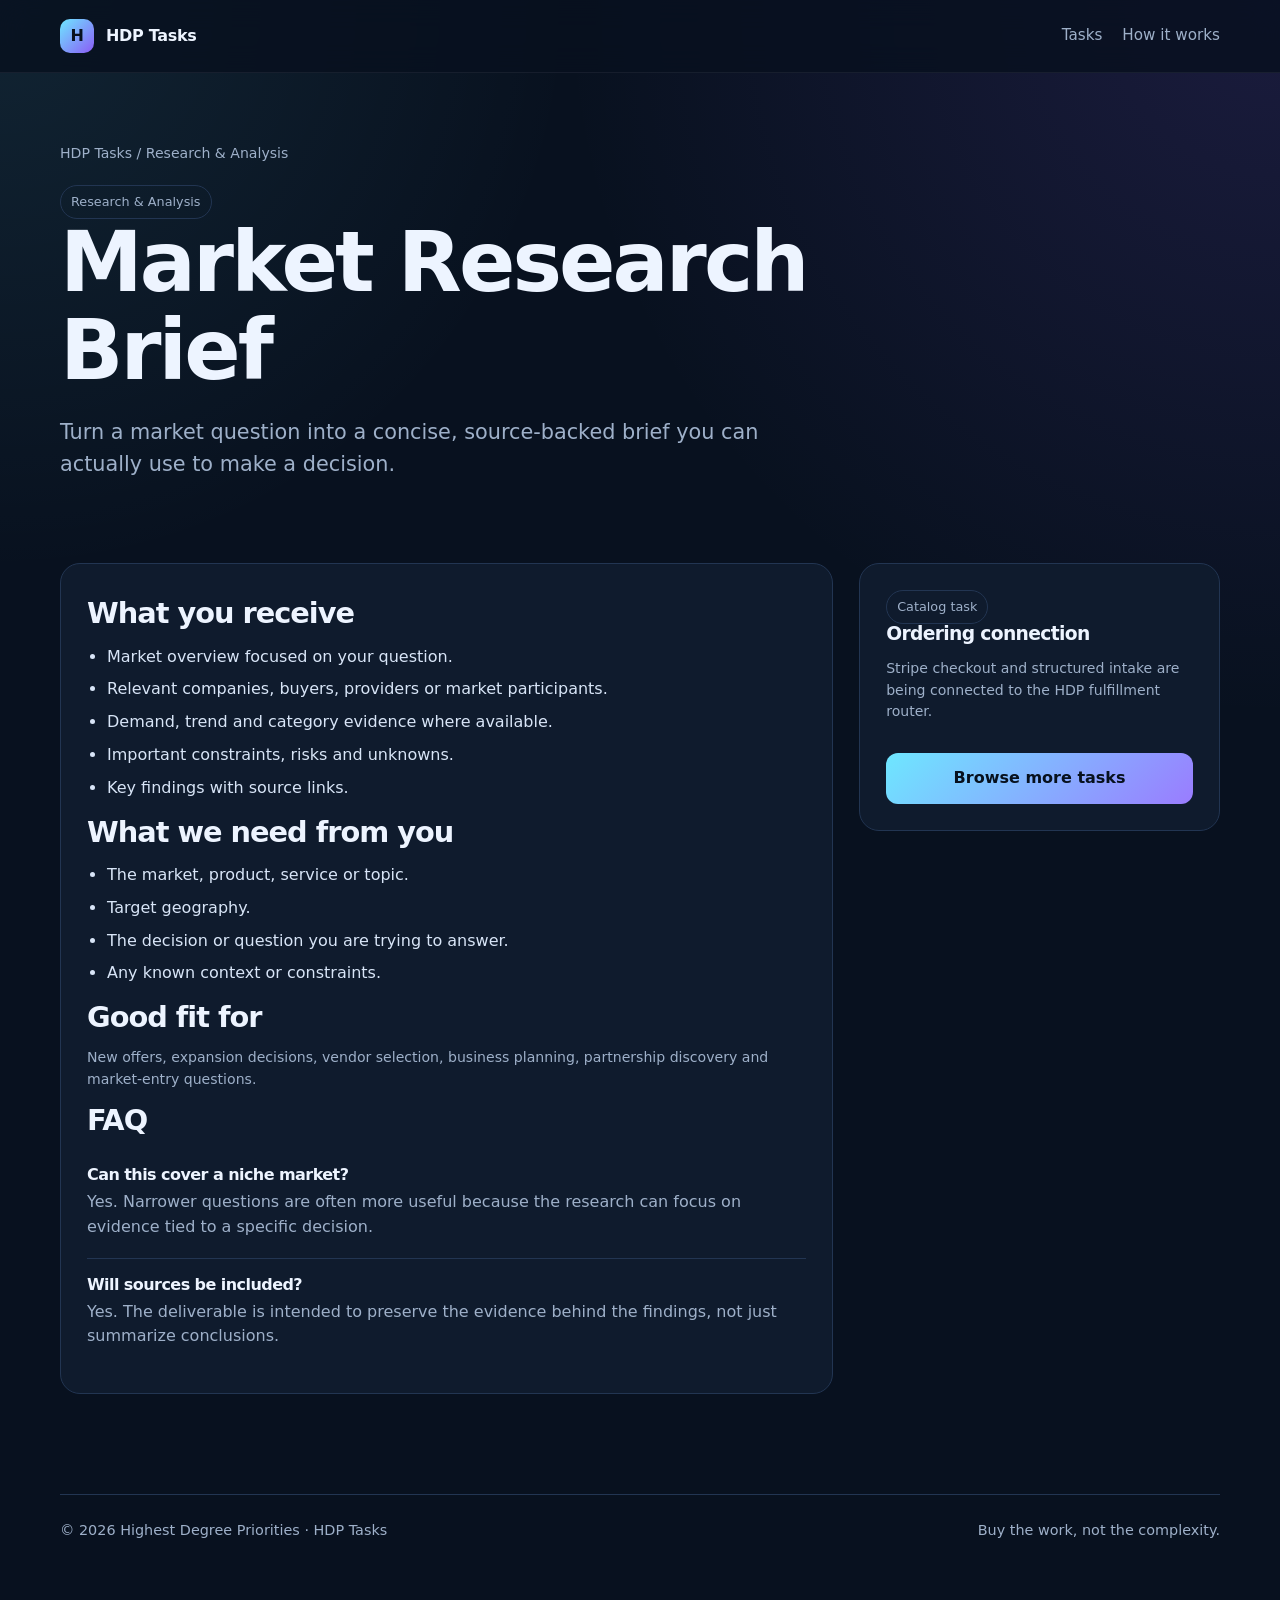
<file: market-research/index.html>
<!doctype html><html lang="en"><head><meta charset="utf-8"><meta name="viewport" content="width=device-width,initial-scale=1"><title>Market Research Brief | HDP Tasks</title><meta name="description" content="Get a concise market research brief covering demand, relevant players, trends, risks and source-backed findings."><link rel="canonical" href="https://tasks.highestdegreepriorities.com/market-research/"><link rel="stylesheet" href="/assets/styles.css"></head><body><header class="site-header"><div class="wrap nav"><a class="brand" href="/"><span class="mark">H</span><span>HDP Tasks</span></a><nav class="navlinks"><a href="/#tasks">Tasks</a><a href="/#how">How it works</a></nav></div></header><main><section class="task-hero"><div class="wrap"><div class="breadcrumbs"><a href="/">HDP Tasks</a> / Research & Analysis</div><span class="pill">Research & Analysis</span><h1>Market Research Brief</h1><p class="lede">Turn a market question into a concise, source-backed brief you can actually use to make a decision.</p></div></section><div class="wrap task-layout"><article class="content-card"><h2>What you receive</h2><ul><li>Market overview focused on your question.</li><li>Relevant companies, buyers, providers or market participants.</li><li>Demand, trend and category evidence where available.</li><li>Important constraints, risks and unknowns.</li><li>Key findings with source links.</li></ul><h2>What we need from you</h2><ul><li>The market, product, service or topic.</li><li>Target geography.</li><li>The decision or question you are trying to answer.</li><li>Any known context or constraints.</li></ul><h2>Good fit for</h2><p class="small">New offers, expansion decisions, vendor selection, business planning, partnership discovery and market-entry questions.</p><h2>FAQ</h2><div class="faq"><h3>Can this cover a niche market?</h3><p>Yes. Narrower questions are often more useful because the research can focus on evidence tied to a specific decision.</p></div><div class="faq"><h3>Will sources be included?</h3><p>Yes. The deliverable is intended to preserve the evidence behind the findings, not just summarize conclusions.</p></div></article><aside class="order-card"><span class="pill">Catalog task</span><h3>Ordering connection</h3><p class="small">Stripe checkout and structured intake are being connected to the HDP fulfillment router.</p><a class="btn btn-primary" href="/#tasks">Browse more tasks</a></aside></div></main><footer class="footer"><div class="wrap footer-row"><span>© 2026 Highest Degree Priorities · HDP Tasks</span><span>Buy the work, not the complexity.</span></div></footer></body></html>
</file>
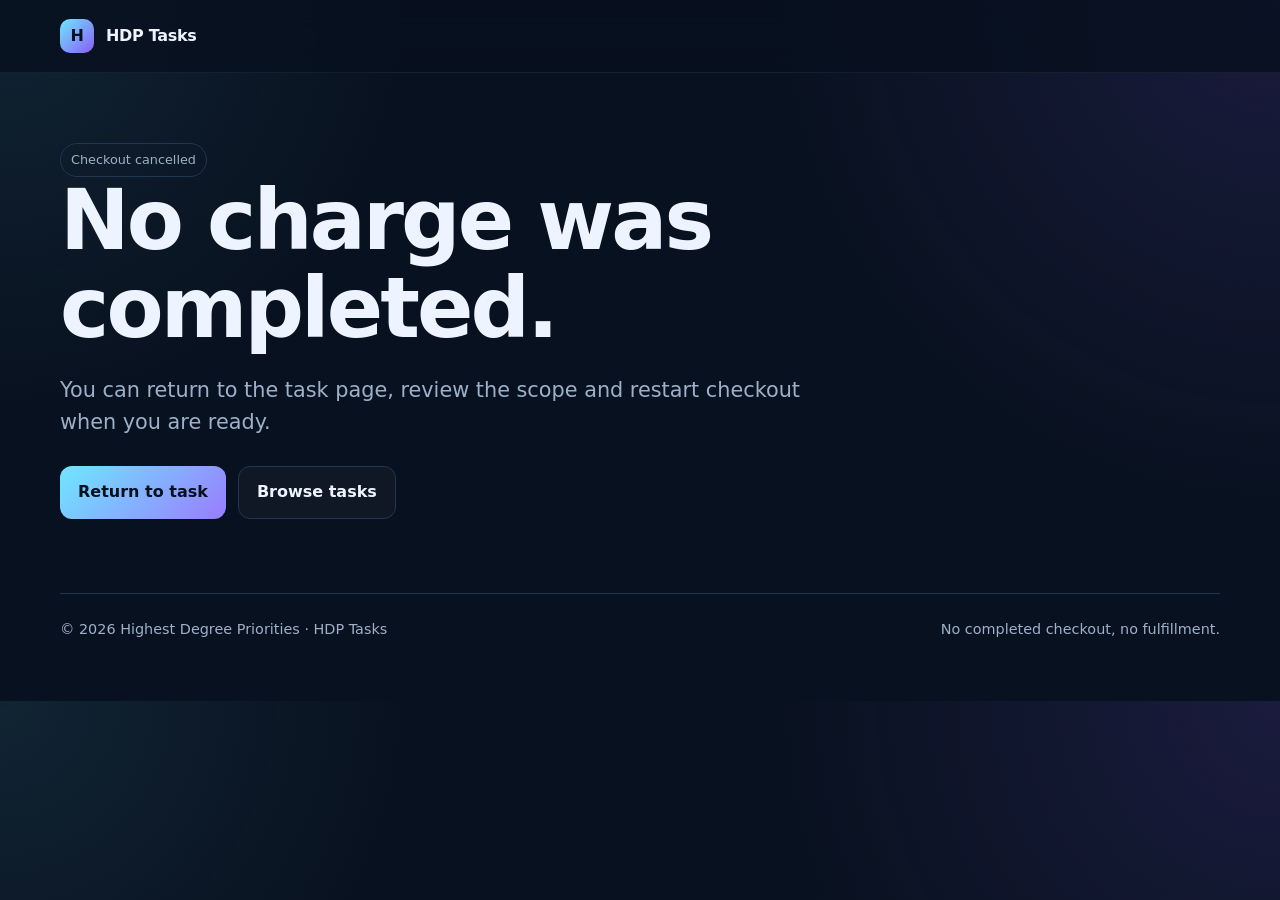
<file: order-cancelled/index.html>
<!doctype html><html lang="en"><head><meta charset="utf-8"><meta name="viewport" content="width=device-width,initial-scale=1"><title>Checkout Cancelled | HDP Tasks</title><meta name="robots" content="noindex"><link rel="stylesheet" href="/assets/styles.css"></head><body><header class="site-header"><div class="wrap nav"><a class="brand" href="/"><span class="mark">H</span><span>HDP Tasks</span></a></div></header><main><section class="task-hero"><div class="wrap"><span class="pill">Checkout cancelled</span><h1>No charge was completed.</h1><p class="lede">You can return to the task page, review the scope and restart checkout when you are ready.</p><div class="actions"><a class="btn btn-primary" id="return-task" href="/#tasks">Return to task</a><a class="btn btn-secondary" href="/#tasks">Browse tasks</a></div></div></section></main><footer class="footer"><div class="wrap footer-row"><span>© 2026 Highest Degree Priorities · HDP Tasks</span><span>No completed checkout, no fulfillment.</span></div></footer><script>const q=new URLSearchParams(location.search);const task=q.get('task');if(task)document.getElementById('return-task').href='/'+encodeURIComponent(task)+'/';</script></body></html>
</file>
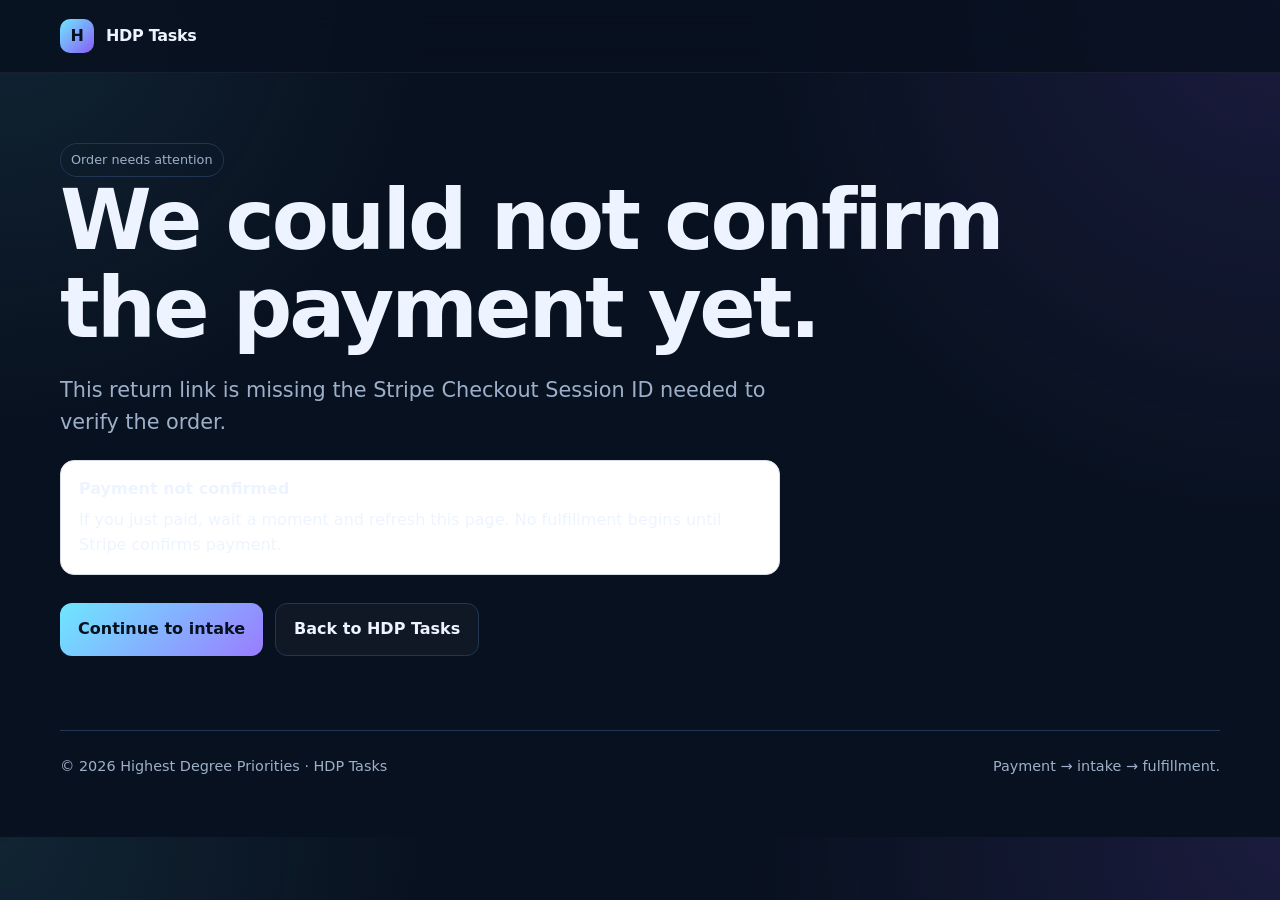
<file: order-success/index.html>
<!doctype html><html lang="en"><head><meta charset="utf-8"><meta name="viewport" content="width=device-width,initial-scale=1"><meta name="referrer" content="no-referrer"><title>Confirming Order | HDP Tasks</title><meta name="robots" content="noindex"><link rel="stylesheet" href="/assets/styles.css"><style>.status-box{max-width:720px;margin-top:22px;padding:16px 18px;border:1px solid #d8dee8;border-radius:14px;background:#fff}.status-box strong{display:block;margin-bottom:6px}</style></head><body><header class="site-header"><div class="wrap nav"><a class="brand" href="/"><span class="mark">H</span><span>HDP Tasks</span></a></div></header><main><section class="task-hero"><div class="wrap"><span class="pill" id="status-pill">Confirming payment</span><h1 id="headline">We’re verifying your Stripe payment.</h1><p class="lede" id="message">This normally takes only a few seconds. The intake unlocks only after the HDP Tasks backend receives Stripe’s signed payment confirmation.</p><div class="status-box"><strong id="status-title">Payment verification in progress</strong><span id="status-detail">Please keep this page open.</span></div><div class="actions"><a class="btn btn-primary" id="continue-intake" href="#" hidden>Continue to intake</a><a class="btn btn-secondary" href="/">Back to HDP Tasks</a></div></div></section></main><footer class="footer"><div class="wrap footer-row"><span>© 2026 Highest Degree Priorities · HDP Tasks</span><span>Payment → intake → fulfillment.</span></div></footer><script>
const API='https://hdppay.highestdegreepriorities.com/tasks-api';
const q=new URLSearchParams(location.search);const sid=q.get('session_id');
const pill=document.getElementById('status-pill'),headline=document.getElementById('headline'),message=document.getElementById('message'),title=document.getElementById('status-title'),detail=document.getElementById('status-detail'),next=document.getElementById('continue-intake');
function fail(msg){pill.textContent='Order needs attention';headline.textContent='We could not confirm the payment yet.';message.textContent=msg;title.textContent='Payment not confirmed';detail.textContent='If you just paid, wait a moment and refresh this page. No fulfillment begins until Stripe confirms payment.';}
async function check(attempt=0){if(!sid){fail('This return link is missing the Stripe Checkout Session ID needed to verify the order.');return;}try{const r=await fetch(API+'/order-status?session_id='+encodeURIComponent(sid),{cache:'no-store'});if(!r.ok)throw new Error('status '+r.status);const d=await r.json();if(d.paid&&d.intake_token&&d.task_slug){pill.textContent='Payment confirmed';headline.textContent='Your order is confirmed.';message.textContent='Complete the task intake so HDP has the information required for fulfillment.';title.textContent='Stripe payment verified';detail.textContent='The paid task contract is '+d.task_slug+'. The intake page will load its fields from the HDP Tasks registry.';next.href='/intake/?session_id='+encodeURIComponent(sid);next.hidden=false;return;}if(d.paid&&d.state!=='PENDING'){pill.textContent='Payment confirmed';headline.textContent='Your order is already moving forward.';message.textContent='The intake for this paid order has already been received.';title.textContent='Intake received';detail.textContent='HDP Tasks has the information needed for fulfillment.';return;}if(attempt<15){detail.textContent='Waiting for Stripe’s signed confirmation…';setTimeout(()=>check(attempt+1),2000);return;}fail('Stripe confirmation is taking longer than expected. Your order will not enter fulfillment until the signed event arrives.');}catch(e){console.error(e);if(attempt<8){setTimeout(()=>check(attempt+1),2500)}else fail('The verification service is temporarily unavailable. Please refresh in a moment.');}}
check();
</script></body></html>
</file>
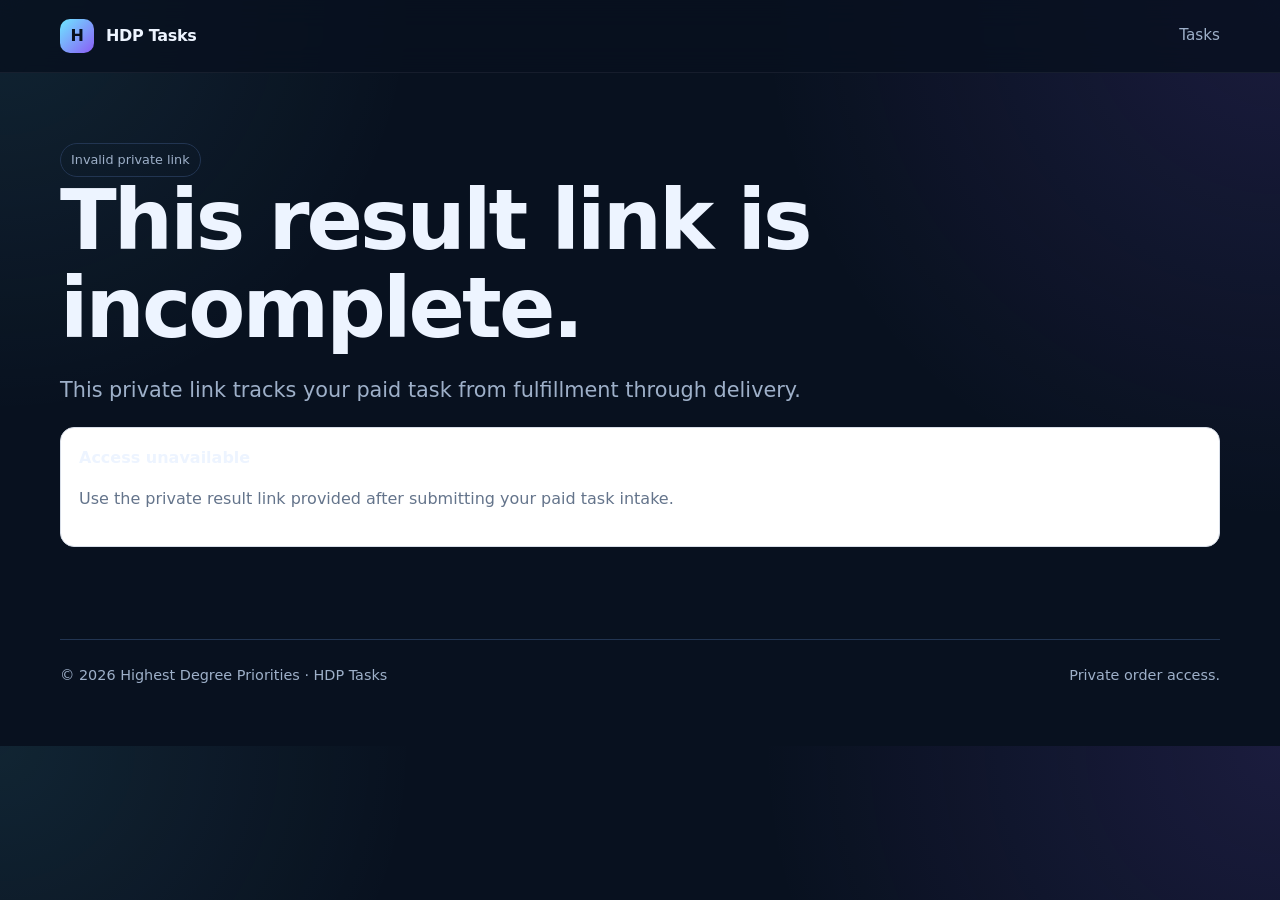
<file: order/index.html>
<!doctype html><html lang="en"><head><meta charset="utf-8"><meta name="viewport" content="width=device-width,initial-scale=1"><meta name="referrer" content="no-referrer"><meta name="robots" content="noindex"><title>Your Task | HDP Tasks</title><link rel="stylesheet" href="/assets/styles.css"><style>.status-card{padding:18px;border:1px solid #d8dee8;border-radius:14px;background:#fff;margin:18px 0}.report{display:grid;gap:28px}.report section{padding:22px;border:1px solid #e2e8f0;border-radius:16px;background:#fff}.report h2,.report h3{margin-top:0}.report ul{padding-left:22px}.source-list{display:grid;gap:12px}.source-item{padding:12px;border:1px solid #e2e8f0;border-radius:12px}.muted{color:#64748b}.competitor{padding:18px;border:1px solid #e2e8f0;border-radius:14px;margin-top:14px}.grid-two{display:grid;grid-template-columns:repeat(2,minmax(0,1fr));gap:18px}@media(max-width:760px){.grid-two{grid-template-columns:1fr}}</style></head><body><header class="site-header"><div class="wrap nav"><a class="brand" href="/"><span class="mark">H</span><span>HDP Tasks</span></a><nav class="navlinks"><a href="/#tasks">Tasks</a></nav></div></header><main><section class="task-hero"><div class="wrap"><span class="pill" id="state-pill">Private order</span><h1 id="headline">Checking your task…</h1><p class="lede" id="message">This private link tracks your paid task from fulfillment through delivery.</p><div class="status-card"><strong id="status-title">Loading status</strong><p id="status-detail" class="muted">Please keep this page open.</p></div></div></section><div class="wrap"><div id="report" class="report" hidden></div></div></main><footer class="footer"><div class="wrap footer-row"><span>© 2026 Highest Degree Priorities · HDP Tasks</span><span>Private order access.</span></div></footer><script>
const API='https://hdppay.highestdegreepriorities.com/tasks-api';
const q=new URLSearchParams(location.search);const sid=q.get('session_id');const hash=new URLSearchParams(location.hash.replace(/^#/,''));const token=hash.get('token');
const pill=document.getElementById('state-pill'),headline=document.getElementById('headline'),message=document.getElementById('message'),statusTitle=document.getElementById('status-title'),statusDetail=document.getElementById('status-detail'),reportEl=document.getElementById('report');
function text(tag,value,cls){const e=document.createElement(tag);if(cls)e.className=cls;e.textContent=value??'';return e;}
function list(items){const ul=document.createElement('ul');for(const item of items||[])ul.appendChild(text('li',String(item)));return ul;}
function section(title,body){const s=document.createElement('section');s.appendChild(text('h2',title));if(body instanceof Node)s.appendChild(body);else s.appendChild(text('p',body));return s;}
function fieldBlock(title,items){const d=document.createElement('div');d.appendChild(text('h4',title));d.appendChild(list(items));return d;}
function safeHttpUrl(value){try{const u=new URL(value);return (u.protocol==='https:'||u.protocol==='http:')?u.href:null;}catch{return null;}}
function renderReport(data){const r=data.report||{};reportEl.replaceChildren();const intro=document.createElement('section');intro.appendChild(text('h2','Competitor Research — '+(r.company_or_subject||'')));const meta=document.createElement('div');meta.className='grid-two';meta.appendChild(fieldBlock('Industry',[r.industry||'Not specified']),fieldBlock('Geography',[r.geography||'Not specified']));intro.appendChild(meta,text('h3','Research question'),text('p',r.research_question||''),text('h3','Executive summary'),text('p',r.executive_summary||''));reportEl.appendChild(intro);
const competitors=document.createElement('section');competitors.appendChild(text('h2','Competitors'));for(const c of r.competitors||[]){const card=document.createElement('div');card.className='competitor';card.appendChild(text('h3',c.name||'Competitor'));const cu=safeHttpUrl(c.url);if(cu){const a=document.createElement('a');a.href=cu;a.target='_blank';a.rel='noopener noreferrer';a.textContent=c.url;card.appendChild(a);}card.appendChild(text('h4','Why relevant'),text('p',c.why_relevant||''),text('h4','Positioning'),text('p',c.positioning||''));const g=document.createElement('div');g.className='grid-two';g.appendChild(fieldBlock('Offers',c.offers||[]),fieldBlock('Public pricing observations',c.pricing_observations||[]),fieldBlock('Strengths',c.strengths||[]),fieldBlock('Gaps / limits',c.gaps_or_limits||[]));card.appendChild(g);competitors.appendChild(card);}reportEl.appendChild(competitors,section('Market patterns',list(r.market_patterns||[])),section('Differentiation opportunities',list(r.differentiation_opportunities||[])),section('Risks and uncertainties',list(r.risks_and_uncertainties||[])));
const sources=document.createElement('section');sources.appendChild(text('h2','Sources'));const sourceList=document.createElement('div');sourceList.className='source-list';for(const s of r.sources||[]){const item=document.createElement('div');item.className='source-item';const su=safeHttpUrl(s.url);if(su){const a=document.createElement('a');a.href=su;a.target='_blank';a.rel='noopener noreferrer';a.textContent=s.title||s.url||'Source';item.appendChild(a);}else{item.appendChild(text('strong',s.title||'Source'));}item.appendChild(text('p',s.note||'','muted'));sourceList.appendChild(item);}sources.appendChild(sourceList);reportEl.appendChild(sources);reportEl.hidden=false;}
function setState(state){pill.textContent=(state||'UNKNOWN').replaceAll('_',' ');if(state==='READY_FOR_FULFILLMENT'){headline.textContent='Your task is queued.';statusTitle.textContent='Intake accepted';statusDetail.textContent='The paid order and intake are ready for the fulfillment worker.';}else if(state==='PROCESSING'){headline.textContent='Research is in progress.';statusTitle.textContent='Fulfillment running';statusDetail.textContent='HDP Tasks is performing the research for this order.';}else if(state==='QA_READY'){headline.textContent='Research completed; quality checks are running.';statusTitle.textContent='Quality review';statusDetail.textContent='The research output is being validated and packaged for delivery.';}else if(state==='DELIVERY_READY'){headline.textContent='Your task is complete.';statusTitle.textContent='Result ready';statusDetail.textContent='Your finished research appears below.';}else if(state==='FULFILLMENT_FAILED'||state==='QA_FAILED'){headline.textContent='This task needs attention.';statusTitle.textContent='Processing did not complete normally';statusDetail.textContent='The order remains recorded. HDP Tasks has not marked the work delivered.';}else{headline.textContent='Your task is moving forward.';statusTitle.textContent=state||'Status unavailable';statusDetail.textContent='Refresh this page shortly for an updated status.';}}
async function poll(attempt=0){if(!sid||!token){pill.textContent='Invalid private link';headline.textContent='This result link is incomplete.';statusTitle.textContent='Access unavailable';statusDetail.textContent='Use the private result link provided after submitting your paid task intake.';return;}try{const r=await fetch(API+'/result',{method:'POST',headers:{'Content-Type':'application/json'},cache:'no-store',body:JSON.stringify({session_id:sid,token})});if(r.status===403){throw new Error('forbidden');}if(!r.ok)throw new Error('status '+r.status);const data=await r.json();setState(data.state||'UNKNOWN');if(data.state==='DELIVERY_READY'&&data.report){renderReport(data);return;}if(['FULFILLMENT_FAILED','QA_FAILED'].includes(data.state))return;setTimeout(()=>poll(attempt+1),attempt<20?5000:15000);}catch(e){console.error(e);pill.textContent='Access unavailable';headline.textContent='We could not load this task.';statusTitle.textContent='Private result check failed';statusDetail.textContent=e.message==='forbidden'?'This private result link is invalid or expired.':'The status service is temporarily unavailable. Refresh in a moment.';}}
poll();
</script></body></html>
</file>
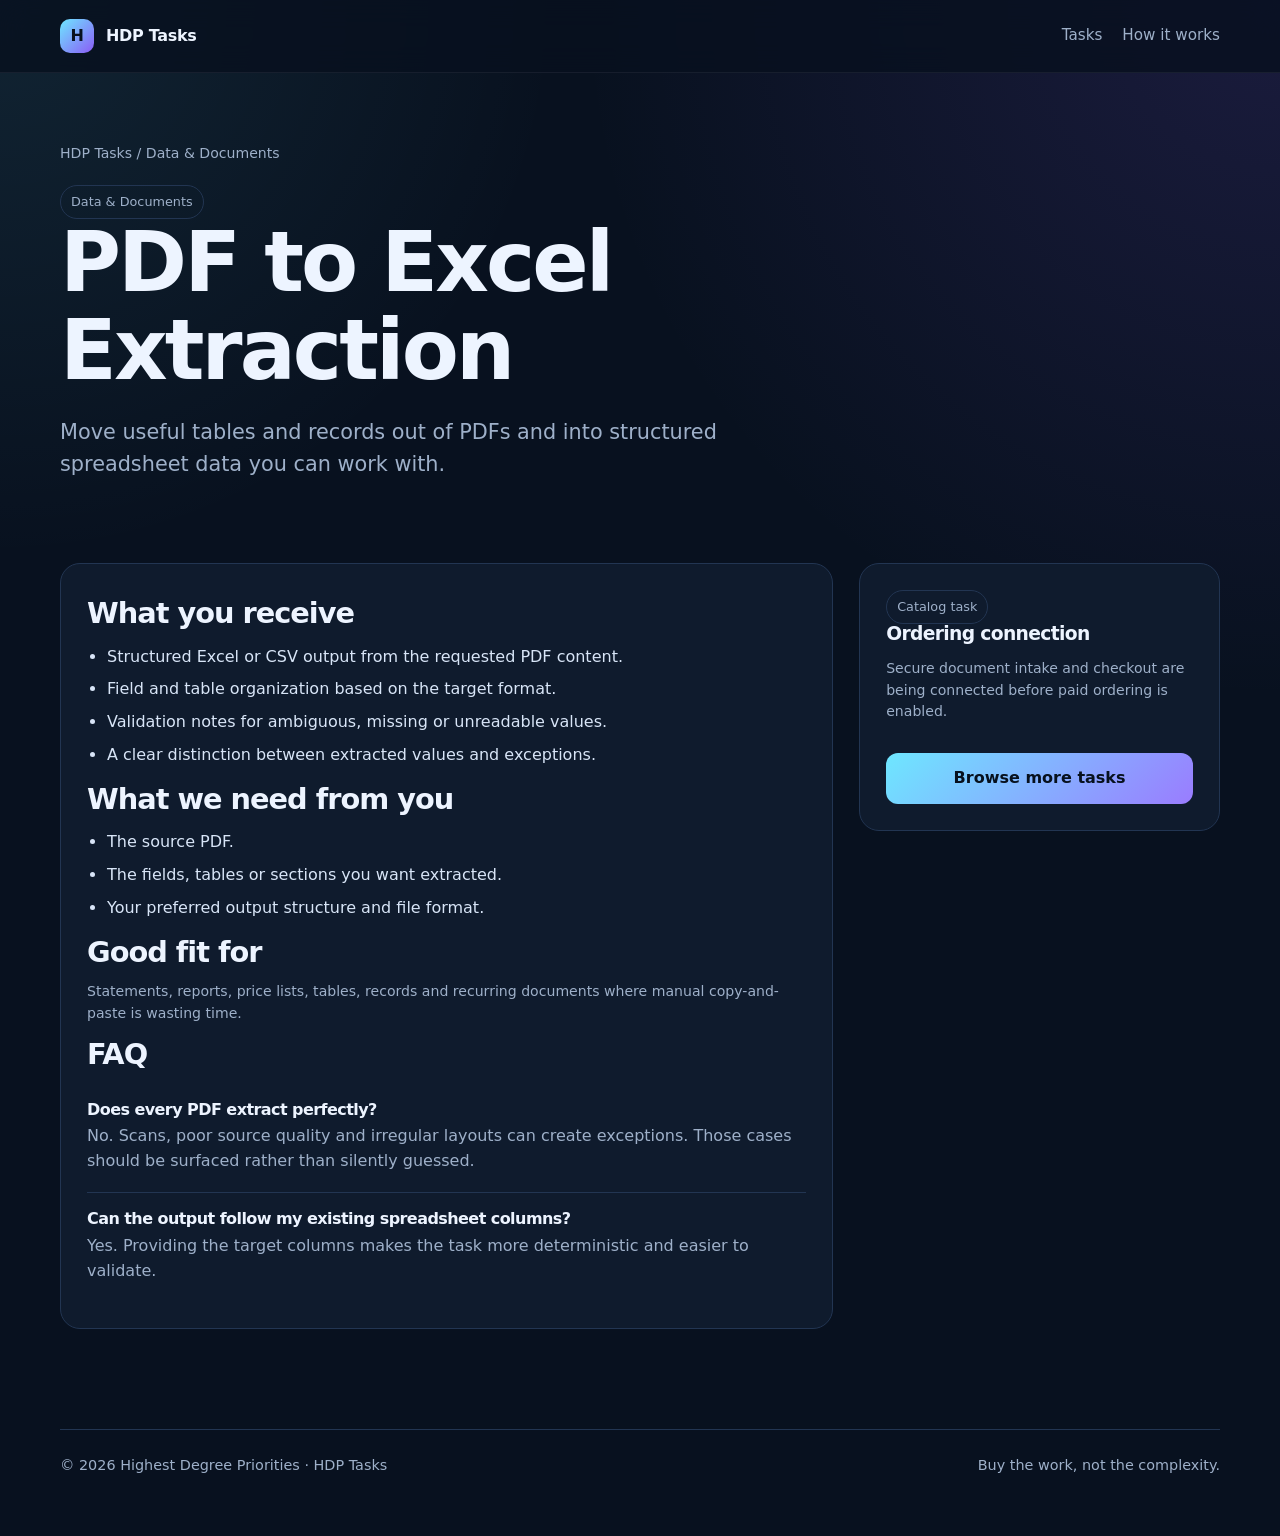
<file: pdf-to-excel/index.html>
<!doctype html><html lang="en"><head><meta charset="utf-8"><meta name="viewport" content="width=device-width,initial-scale=1"><title>PDF to Excel Extraction | HDP Tasks</title><meta name="description" content="Extract tables and structured records from PDFs into usable Excel or CSV output with validation notes."><link rel="canonical" href="https://tasks.highestdegreepriorities.com/pdf-to-excel/"><link rel="stylesheet" href="/assets/styles.css"></head><body><header class="site-header"><div class="wrap nav"><a class="brand" href="/"><span class="mark">H</span><span>HDP Tasks</span></a><nav class="navlinks"><a href="/#tasks">Tasks</a><a href="/#how">How it works</a></nav></div></header><main><section class="task-hero"><div class="wrap"><div class="breadcrumbs"><a href="/">HDP Tasks</a> / Data & Documents</div><span class="pill">Data & Documents</span><h1>PDF to Excel Extraction</h1><p class="lede">Move useful tables and records out of PDFs and into structured spreadsheet data you can work with.</p></div></section><div class="wrap task-layout"><article class="content-card"><h2>What you receive</h2><ul><li>Structured Excel or CSV output from the requested PDF content.</li><li>Field and table organization based on the target format.</li><li>Validation notes for ambiguous, missing or unreadable values.</li><li>A clear distinction between extracted values and exceptions.</li></ul><h2>What we need from you</h2><ul><li>The source PDF.</li><li>The fields, tables or sections you want extracted.</li><li>Your preferred output structure and file format.</li></ul><h2>Good fit for</h2><p class="small">Statements, reports, price lists, tables, records and recurring documents where manual copy-and-paste is wasting time.</p><h2>FAQ</h2><div class="faq"><h3>Does every PDF extract perfectly?</h3><p>No. Scans, poor source quality and irregular layouts can create exceptions. Those cases should be surfaced rather than silently guessed.</p></div><div class="faq"><h3>Can the output follow my existing spreadsheet columns?</h3><p>Yes. Providing the target columns makes the task more deterministic and easier to validate.</p></div></article><aside class="order-card"><span class="pill">Catalog task</span><h3>Ordering connection</h3><p class="small">Secure document intake and checkout are being connected before paid ordering is enabled.</p><a class="btn btn-primary" href="/#tasks">Browse more tasks</a></aside></div></main><footer class="footer"><div class="wrap footer-row"><span>© 2026 Highest Degree Priorities · HDP Tasks</span><span>Buy the work, not the complexity.</span></div></footer></body></html>
</file>
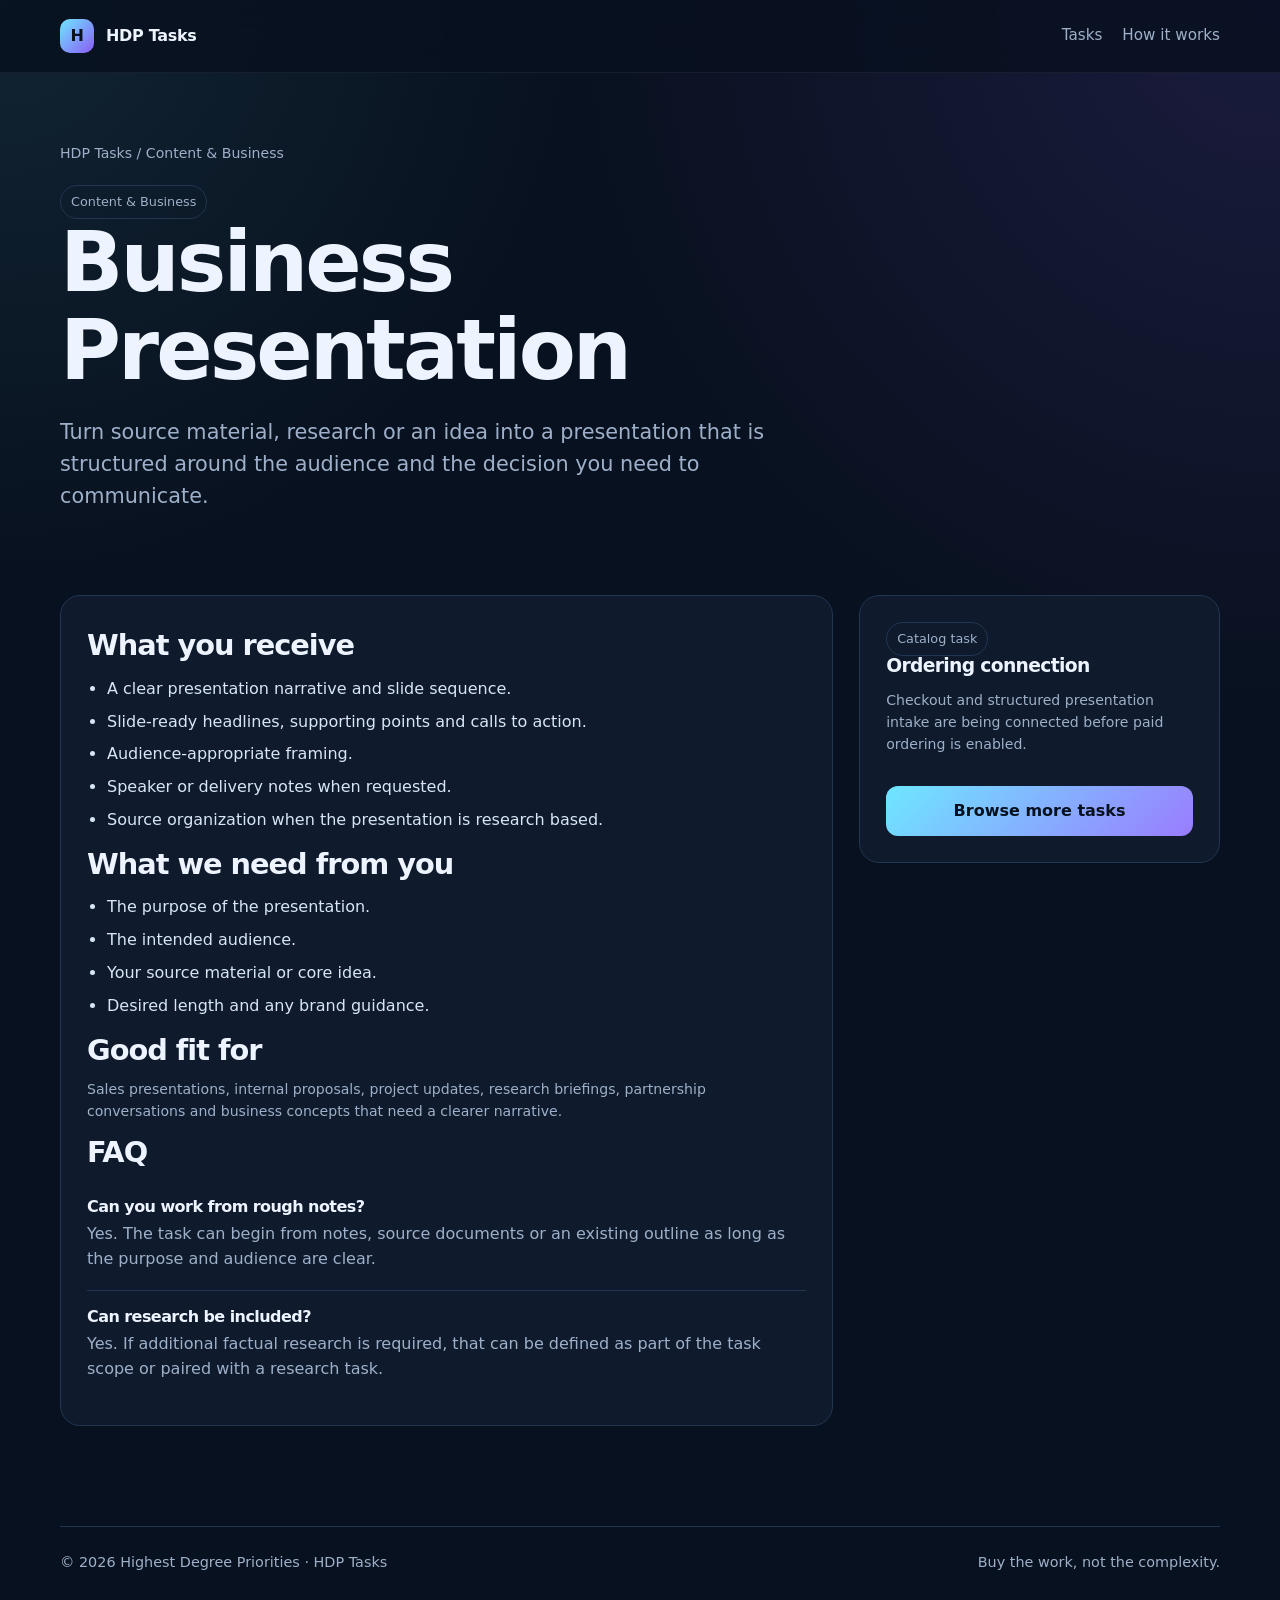
<file: presentation-creation/index.html>
<!doctype html><html lang="en"><head><meta charset="utf-8"><meta name="viewport" content="width=device-width,initial-scale=1"><title>Business Presentation Creation | HDP Tasks</title><meta name="description" content="Turn your material, research or idea into a clear business presentation structure with polished slide-ready content."><link rel="canonical" href="https://tasks.highestdegreepriorities.com/presentation-creation/"><link rel="stylesheet" href="/assets/styles.css"></head><body><header class="site-header"><div class="wrap nav"><a class="brand" href="/"><span class="mark">H</span><span>HDP Tasks</span></a><nav class="navlinks"><a href="/#tasks">Tasks</a><a href="/#how">How it works</a></nav></div></header><main><section class="task-hero"><div class="wrap"><div class="breadcrumbs"><a href="/">HDP Tasks</a> / Content & Business</div><span class="pill">Content & Business</span><h1>Business Presentation</h1><p class="lede">Turn source material, research or an idea into a presentation that is structured around the audience and the decision you need to communicate.</p></div></section><div class="wrap task-layout"><article class="content-card"><h2>What you receive</h2><ul><li>A clear presentation narrative and slide sequence.</li><li>Slide-ready headlines, supporting points and calls to action.</li><li>Audience-appropriate framing.</li><li>Speaker or delivery notes when requested.</li><li>Source organization when the presentation is research based.</li></ul><h2>What we need from you</h2><ul><li>The purpose of the presentation.</li><li>The intended audience.</li><li>Your source material or core idea.</li><li>Desired length and any brand guidance.</li></ul><h2>Good fit for</h2><p class="small">Sales presentations, internal proposals, project updates, research briefings, partnership conversations and business concepts that need a clearer narrative.</p><h2>FAQ</h2><div class="faq"><h3>Can you work from rough notes?</h3><p>Yes. The task can begin from notes, source documents or an existing outline as long as the purpose and audience are clear.</p></div><div class="faq"><h3>Can research be included?</h3><p>Yes. If additional factual research is required, that can be defined as part of the task scope or paired with a research task.</p></div></article><aside class="order-card"><span class="pill">Catalog task</span><h3>Ordering connection</h3><p class="small">Checkout and structured presentation intake are being connected before paid ordering is enabled.</p><a class="btn btn-primary" href="/#tasks">Browse more tasks</a></aside></div></main><footer class="footer"><div class="wrap footer-row"><span>© 2026 Highest Degree Priorities · HDP Tasks</span><span>Buy the work, not the complexity.</span></div></footer></body></html>
</file>
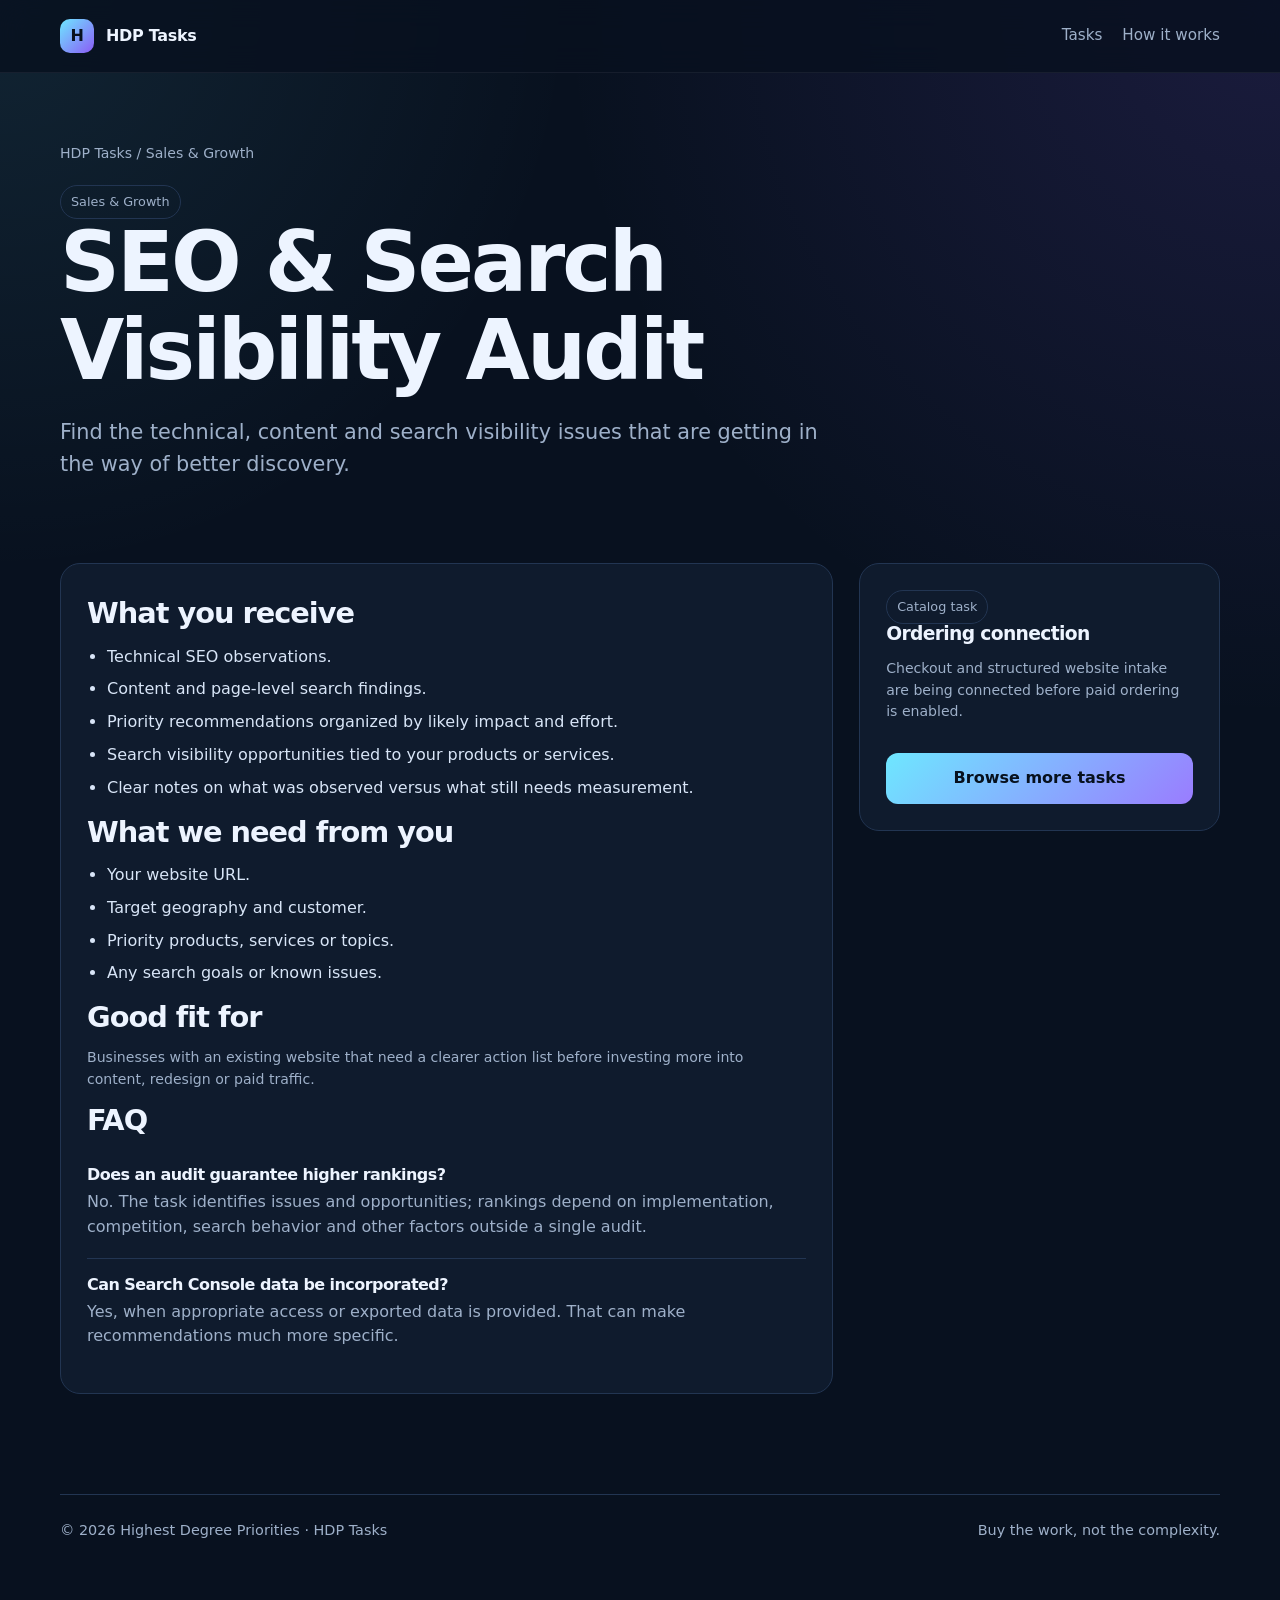
<file: seo-audit/index.html>
<!doctype html><html lang="en"><head><meta charset="utf-8"><meta name="viewport" content="width=device-width,initial-scale=1"><title>SEO & Search Visibility Audit | HDP Tasks</title><meta name="description" content="Get a practical SEO and search visibility audit covering technical issues, content gaps and prioritized recommendations."><link rel="canonical" href="https://tasks.highestdegreepriorities.com/seo-audit/"><link rel="stylesheet" href="/assets/styles.css"></head><body><header class="site-header"><div class="wrap nav"><a class="brand" href="/"><span class="mark">H</span><span>HDP Tasks</span></a><nav class="navlinks"><a href="/#tasks">Tasks</a><a href="/#how">How it works</a></nav></div></header><main><section class="task-hero"><div class="wrap"><div class="breadcrumbs"><a href="/">HDP Tasks</a> / Sales & Growth</div><span class="pill">Sales & Growth</span><h1>SEO & Search Visibility Audit</h1><p class="lede">Find the technical, content and search visibility issues that are getting in the way of better discovery.</p></div></section><div class="wrap task-layout"><article class="content-card"><h2>What you receive</h2><ul><li>Technical SEO observations.</li><li>Content and page-level search findings.</li><li>Priority recommendations organized by likely impact and effort.</li><li>Search visibility opportunities tied to your products or services.</li><li>Clear notes on what was observed versus what still needs measurement.</li></ul><h2>What we need from you</h2><ul><li>Your website URL.</li><li>Target geography and customer.</li><li>Priority products, services or topics.</li><li>Any search goals or known issues.</li></ul><h2>Good fit for</h2><p class="small">Businesses with an existing website that need a clearer action list before investing more into content, redesign or paid traffic.</p><h2>FAQ</h2><div class="faq"><h3>Does an audit guarantee higher rankings?</h3><p>No. The task identifies issues and opportunities; rankings depend on implementation, competition, search behavior and other factors outside a single audit.</p></div><div class="faq"><h3>Can Search Console data be incorporated?</h3><p>Yes, when appropriate access or exported data is provided. That can make recommendations much more specific.</p></div></article><aside class="order-card"><span class="pill">Catalog task</span><h3>Ordering connection</h3><p class="small">Checkout and structured website intake are being connected before paid ordering is enabled.</p><a class="btn btn-primary" href="/#tasks">Browse more tasks</a></aside></div></main><footer class="footer"><div class="wrap footer-row"><span>© 2026 Highest Degree Priorities · HDP Tasks</span><span>Buy the work, not the complexity.</span></div></footer></body></html>
</file>
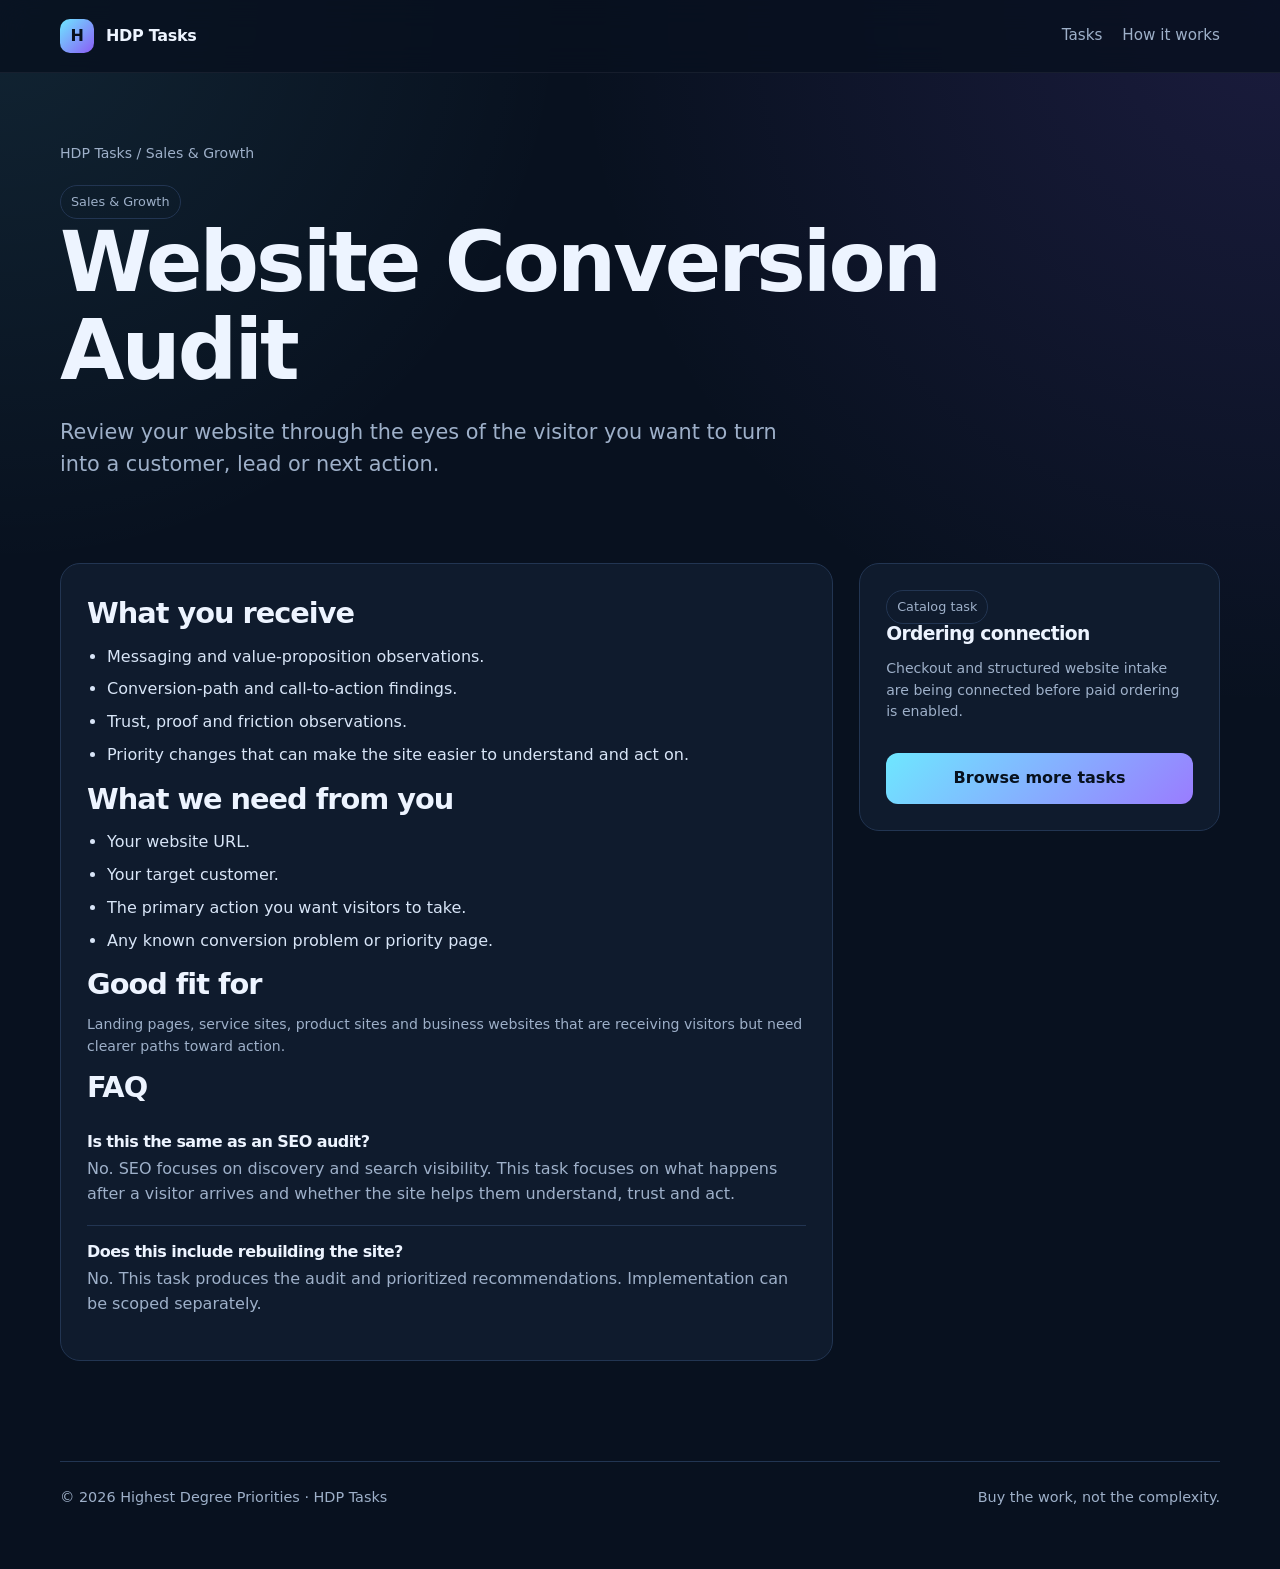
<file: website-audit/index.html>
<!doctype html><html lang="en"><head><meta charset="utf-8"><meta name="viewport" content="width=device-width,initial-scale=1"><title>Website Conversion Audit | HDP Tasks</title><meta name="description" content="Get a practical website conversion audit covering clarity, friction, trust, calls to action and improvement opportunities."><link rel="canonical" href="https://tasks.highestdegreepriorities.com/website-audit/"><link rel="stylesheet" href="/assets/styles.css"></head><body><header class="site-header"><div class="wrap nav"><a class="brand" href="/"><span class="mark">H</span><span>HDP Tasks</span></a><nav class="navlinks"><a href="/#tasks">Tasks</a><a href="/#how">How it works</a></nav></div></header><main><section class="task-hero"><div class="wrap"><div class="breadcrumbs"><a href="/">HDP Tasks</a> / Sales & Growth</div><span class="pill">Sales & Growth</span><h1>Website Conversion Audit</h1><p class="lede">Review your website through the eyes of the visitor you want to turn into a customer, lead or next action.</p></div></section><div class="wrap task-layout"><article class="content-card"><h2>What you receive</h2><ul><li>Messaging and value-proposition observations.</li><li>Conversion-path and call-to-action findings.</li><li>Trust, proof and friction observations.</li><li>Priority changes that can make the site easier to understand and act on.</li></ul><h2>What we need from you</h2><ul><li>Your website URL.</li><li>Your target customer.</li><li>The primary action you want visitors to take.</li><li>Any known conversion problem or priority page.</li></ul><h2>Good fit for</h2><p class="small">Landing pages, service sites, product sites and business websites that are receiving visitors but need clearer paths toward action.</p><h2>FAQ</h2><div class="faq"><h3>Is this the same as an SEO audit?</h3><p>No. SEO focuses on discovery and search visibility. This task focuses on what happens after a visitor arrives and whether the site helps them understand, trust and act.</p></div><div class="faq"><h3>Does this include rebuilding the site?</h3><p>No. This task produces the audit and prioritized recommendations. Implementation can be scoped separately.</p></div></article><aside class="order-card"><span class="pill">Catalog task</span><h3>Ordering connection</h3><p class="small">Checkout and structured website intake are being connected before paid ordering is enabled.</p><a class="btn btn-primary" href="/#tasks">Browse more tasks</a></aside></div></main><footer class="footer"><div class="wrap footer-row"><span>© 2026 Highest Degree Priorities · HDP Tasks</span><span>Buy the work, not the complexity.</span></div></footer></body></html>
</file>
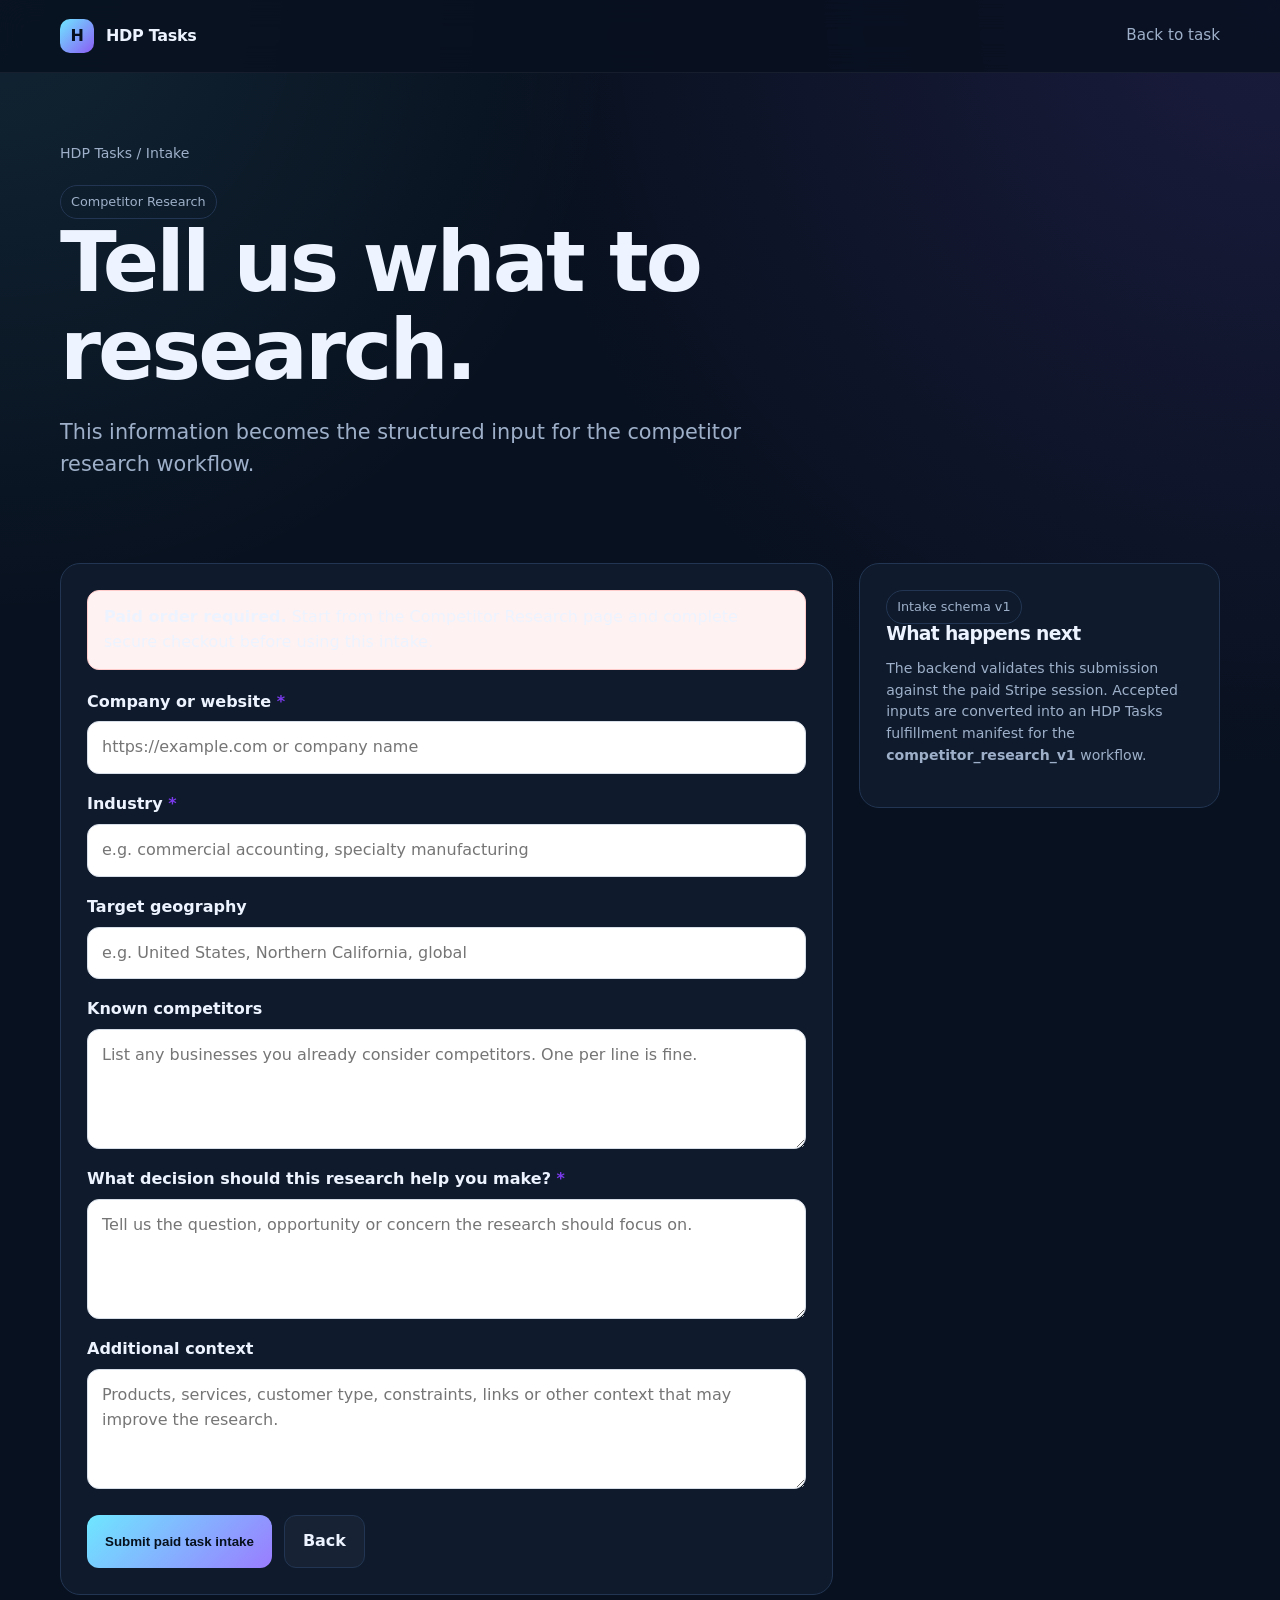
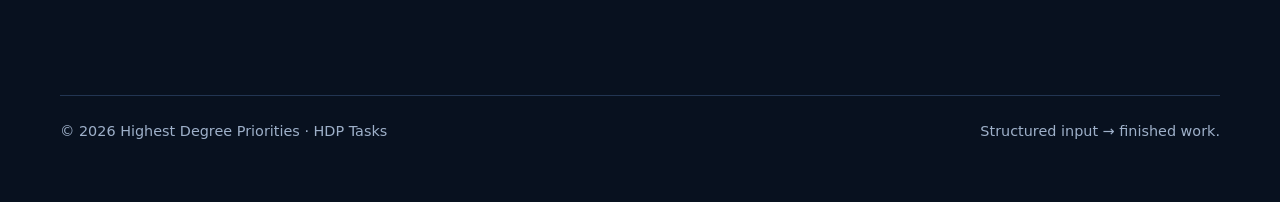
<file: intake/competitor-research/index.html>
<!doctype html><html lang="en"><head><meta charset="utf-8"><meta name="viewport" content="width=device-width,initial-scale=1"><title>Competitor Research Intake | HDP Tasks</title><meta name="description" content="Provide the information HDP Tasks needs to complete your competitor research request."><meta name="robots" content="noindex"><link rel="stylesheet" href="/assets/styles.css"><style>.form-grid{display:grid;gap:18px}.field{display:grid;gap:7px}.field label{font-weight:700}.field input,.field textarea{width:100%;padding:13px 14px;border:1px solid #d8dee8;border-radius:12px;font:inherit;background:#fff}.field textarea{min-height:120px;resize:vertical}.notice{padding:14px 16px;border:1px solid #cbd5e1;border-radius:12px;background:#f8fafc;margin-bottom:20px}.notice.good{border-color:#86efac;background:#f0fdf4}.notice.bad{border-color:#fecaca;background:#fef2f2}.required{color:#7c3aed}.form-actions{display:flex;gap:12px;flex-wrap:wrap;margin-top:8px}button[disabled]{opacity:.65;cursor:not-allowed}</style></head><body><header class="site-header"><div class="wrap nav"><a class="brand" href="/"><span class="mark">H</span><span>HDP Tasks</span></a><nav class="navlinks"><a href="/competitor-research/">Back to task</a></nav></div></header><main><section class="task-hero"><div class="wrap"><div class="breadcrumbs"><a href="/">HDP Tasks</a> / Intake</div><span class="pill">Competitor Research</span><h1>Tell us what to research.</h1><p class="lede">This information becomes the structured input for the competitor research workflow.</p></div></section><div class="wrap task-layout"><article class="content-card"><div class="notice" id="notice"><strong>Checking paid order…</strong> This intake unlocks only from a verified Stripe purchase.</div><form id="task-intake" class="form-grid" hidden><div class="field"><label for="company">Company or website <span class="required">*</span></label><input id="company" name="company" type="text" maxlength="500" placeholder="https://example.com or company name" required></div><div class="field"><label for="industry">Industry <span class="required">*</span></label><input id="industry" name="industry" type="text" maxlength="200" placeholder="e.g. commercial accounting, specialty manufacturing" required></div><div class="field"><label for="geography">Target geography</label><input id="geography" name="geography" type="text" maxlength="200" placeholder="e.g. United States, Northern California, global"></div><div class="field"><label for="competitors">Known competitors</label><textarea id="competitors" name="competitors" maxlength="3000" placeholder="List any businesses you already consider competitors. One per line is fine."></textarea></div><div class="field"><label for="question">What decision should this research help you make? <span class="required">*</span></label><textarea id="question" name="question" maxlength="3000" placeholder="Tell us the question, opportunity or concern the research should focus on." required></textarea></div><div class="field"><label for="notes">Additional context</label><textarea id="notes" name="notes" maxlength="5000" placeholder="Products, services, customer type, constraints, links or other context that may improve the research."></textarea></div><div class="form-actions"><button class="btn btn-primary" id="submit-button" type="submit">Submit paid task intake</button><a class="btn btn-secondary" href="/competitor-research/">Back</a></div></form></article><aside class="order-card"><span class="pill">Intake schema v1</span><h3>What happens next</h3><p class="small">The backend validates this submission against the paid Stripe session. Accepted inputs are converted into an HDP Tasks fulfillment manifest for the <strong>competitor_research_v1</strong> workflow.</p></aside></div></main><footer class="footer"><div class="wrap footer-row"><span>© 2026 Highest Degree Priorities · HDP Tasks</span><span>Structured input → finished work.</span></div></footer><script>
const API='https://hdppay.highestdegreepriorities.com/tasks-api';
const q=new URLSearchParams(location.search),sid=q.get('session_id'),token=q.get('token');const notice=document.getElementById('notice'),form=document.getElementById('task-intake'),button=document.getElementById('submit-button');
async function unlock(){if(!sid||!token){notice.className='notice bad';notice.innerHTML='<strong>Paid order required.</strong> Start from the Competitor Research page and complete secure checkout before using this intake.';return;}try{const r=await fetch(API+'/order-status?session_id='+encodeURIComponent(sid),{cache:'no-store'});if(!r.ok)throw new Error('status');const d=await r.json();if(d.paid&&d.task_slug==='competitor-research'&&d.state==='PENDING'){notice.className='notice good';notice.innerHTML='<strong>Payment verified.</strong> Complete the fields below to start the task.';form.hidden=false;return;}if(d.paid&&d.state!=='PENDING'){notice.className='notice good';notice.innerHTML='<strong>Intake already received.</strong> This paid order is already in the fulfillment pipeline.';return;}throw new Error('unpaid');}catch(e){notice.className='notice bad';notice.innerHTML='<strong>Order verification failed.</strong> Return to your payment confirmation page or try again shortly.';}}
form.addEventListener('submit',async(e)=>{e.preventDefault();button.disabled=true;button.textContent='Submitting…';const payload={session_id:sid,intake_token:token,company_url:document.getElementById('company').value,industry:document.getElementById('industry').value,geography:document.getElementById('geography').value,known_competitors:document.getElementById('competitors').value,research_question:document.getElementById('question').value,additional_context:document.getElementById('notes').value};try{const r=await fetch(API+'/intake',{method:'POST',headers:{'Content-Type':'application/json'},body:JSON.stringify(payload)});const d=await r.json().catch(()=>({}));if(!r.ok||!d.accepted)throw new Error('submit');form.hidden=true;notice.className='notice good';notice.innerHTML='<strong>Intake received.</strong> Your paid Competitor Research task is now marked READY_FOR_FULFILLMENT.';}catch(err){button.disabled=false;button.textContent='Submit paid task intake';notice.className='notice bad';notice.innerHTML='<strong>Submission was not accepted.</strong> Your inputs have not been queued. Please try again.';}});
unlock();
</script></body></html>
</file>
<file: assets/styles.css>
:root{--bg:#08111f;--panel:#0f1b2d;--panel2:#132239;--text:#edf4ff;--muted:#9eb0c9;--line:#223552;--accent:#6ee7ff;--accent2:#8b5cf6;--good:#86efac;--shadow:0 20px 60px rgba(0,0,0,.28)}*{box-sizing:border-box}html{scroll-behavior:smooth}body{margin:0;font-family:Inter,ui-sans-serif,system-ui,-apple-system,BlinkMacSystemFont,"Segoe UI",sans-serif;background:radial-gradient(circle at top right,rgba(139,92,246,.14),transparent 35%),radial-gradient(circle at top left,rgba(110,231,255,.09),transparent 28%),var(--bg);color:var(--text);line-height:1.55}a{color:inherit;text-decoration:none}.wrap{width:min(1160px,calc(100% - 32px));margin:auto}.site-header{position:sticky;top:0;z-index:20;background:rgba(8,17,31,.82);backdrop-filter:blur(14px);border-bottom:1px solid rgba(255,255,255,.06)}.nav{height:72px;display:flex;align-items:center;justify-content:space-between;gap:24px}.brand{display:flex;align-items:center;gap:12px;font-weight:800;letter-spacing:-.02em}.mark{width:34px;height:34px;border-radius:10px;display:grid;place-items:center;background:linear-gradient(135deg,var(--accent),var(--accent2));color:#08111f;font-weight:900}.navlinks{display:flex;gap:20px;color:var(--muted);font-size:.95rem}.navlinks a:hover{color:var(--text)}.hero{padding:92px 0 58px}.eyebrow{display:inline-flex;gap:8px;align-items:center;border:1px solid var(--line);background:rgba(255,255,255,.03);padding:8px 12px;border-radius:999px;color:#c6d8ef;font-size:.84rem}.dot{width:8px;height:8px;border-radius:999px;background:var(--good);box-shadow:0 0 16px var(--good)}h1,h2,h3{margin:0 0 14px;line-height:1.06;letter-spacing:-.035em}.hero h1{font-size:clamp(3rem,8vw,6.3rem);max-width:900px;margin-top:22px}.gradient{background:linear-gradient(90deg,var(--accent),#b6a0ff);-webkit-background-clip:text;background-clip:text;color:transparent}.lede{font-size:clamp(1.05rem,2vw,1.3rem);max-width:760px;color:var(--muted)}.actions{display:flex;flex-wrap:wrap;gap:12px;margin-top:28px}.btn{display:inline-flex;align-items:center;justify-content:center;padding:13px 18px;border-radius:12px;border:1px solid var(--line);font-weight:700}.btn-primary{background:linear-gradient(135deg,var(--accent),#9a7cff);color:#07111e;border:none}.btn-secondary{background:rgba(255,255,255,.03)}.trust{display:grid;grid-template-columns:repeat(4,1fr);gap:12px;margin-top:54px}.trust div{padding:18px;border:1px solid var(--line);border-radius:16px;background:rgba(255,255,255,.025)}.trust strong{display:block;font-size:1.25rem}.trust span{color:var(--muted);font-size:.88rem}.section{padding:54px 0}.section-head{display:flex;justify-content:space-between;gap:20px;align-items:end;margin-bottom:24px}.section-head h2{font-size:clamp(2rem,4vw,3.2rem)}.section-head p{max-width:600px;color:var(--muted);margin:0}.category-grid{display:grid;grid-template-columns:repeat(4,1fr);gap:14px}.category{padding:22px;border:1px solid var(--line);border-radius:18px;background:linear-gradient(180deg,rgba(255,255,255,.045),rgba(255,255,255,.018));transition:.2s transform,.2s border-color}.category:hover{transform:translateY(-3px);border-color:#4f6b92}.category .icon{font-size:1.5rem}.category h3{font-size:1.05rem;margin-top:12px}.category p{color:var(--muted);font-size:.9rem;margin:0}.tasks{display:grid;grid-template-columns:repeat(3,1fr);gap:16px}.task-card{display:flex;flex-direction:column;min-height:270px;padding:22px;border:1px solid var(--line);border-radius:18px;background:var(--panel)}.task-card .meta{display:flex;justify-content:space-between;gap:12px;color:var(--muted);font-size:.82rem}.task-card h3{font-size:1.35rem;margin-top:18px}.task-card p{color:var(--muted);margin-top:0}.task-card .link{margin-top:auto;color:var(--accent);font-weight:800}.how{display:grid;grid-template-columns:repeat(4,1fr);gap:14px}.step{padding:22px;border-left:2px solid var(--accent);background:rgba(255,255,255,.025);border-radius:0 16px 16px 0}.step b{font-size:.78rem;letter-spacing:.12em;color:var(--accent)}.step h3{font-size:1.1rem;margin-top:10px}.step p{margin:0;color:var(--muted);font-size:.9rem}.callout{padding:36px;border:1px solid #39537a;border-radius:24px;background:linear-gradient(135deg,rgba(110,231,255,.08),rgba(139,92,246,.1));display:flex;justify-content:space-between;gap:26px;align-items:center}.callout h2{font-size:clamp(2rem,4vw,3rem)}.callout p{margin:0;color:var(--muted);max-width:650px}.footer{padding:40px 0 60px;color:var(--muted);font-size:.9rem}.footer-row{display:flex;justify-content:space-between;gap:16px;border-top:1px solid var(--line);padding-top:24px}.task-hero{padding:70px 0 34px}.breadcrumbs{color:var(--muted);font-size:.88rem;margin-bottom:20px}.task-hero h1{font-size:clamp(2.8rem,7vw,5.2rem);max-width:950px}.task-layout{display:grid;grid-template-columns:minmax(0,1.5fr) minmax(280px,.7fr);gap:26px;padding:28px 0 60px}.content-card,.order-card{border:1px solid var(--line);border-radius:20px;background:var(--panel);padding:26px}.content-card h2{font-size:1.8rem;margin-top:8px}.content-card ul{padding-left:20px;color:#d8e5f7}.content-card li{margin:8px 0}.order-card{position:sticky;top:92px;height:max-content}.price{font-size:2.2rem;font-weight:900}.small{color:var(--muted);font-size:.88rem}.order-card .btn{width:100%;margin-top:16px}.pill{display:inline-block;border:1px solid var(--line);border-radius:999px;padding:6px 10px;color:var(--muted);font-size:.8rem}.faq{border-top:1px solid var(--line);padding:18px 0}.faq:first-of-type{border-top:0}.faq h3{font-size:1rem;margin-bottom:6px}.faq p{margin:0;color:var(--muted)}@media(max-width:900px){.category-grid,.how{grid-template-columns:repeat(2,1fr)}.tasks{grid-template-columns:repeat(2,1fr)}.task-layout{grid-template-columns:1fr}.order-card{position:static}.trust{grid-template-columns:repeat(2,1fr)}}@media(max-width:640px){.navlinks{display:none}.hero{padding-top:64px}.category-grid,.tasks,.how,.trust{grid-template-columns:1fr}.callout,.footer-row,.section-head{align-items:flex-start;flex-direction:column}.task-card{min-height:230px}}
</file>
